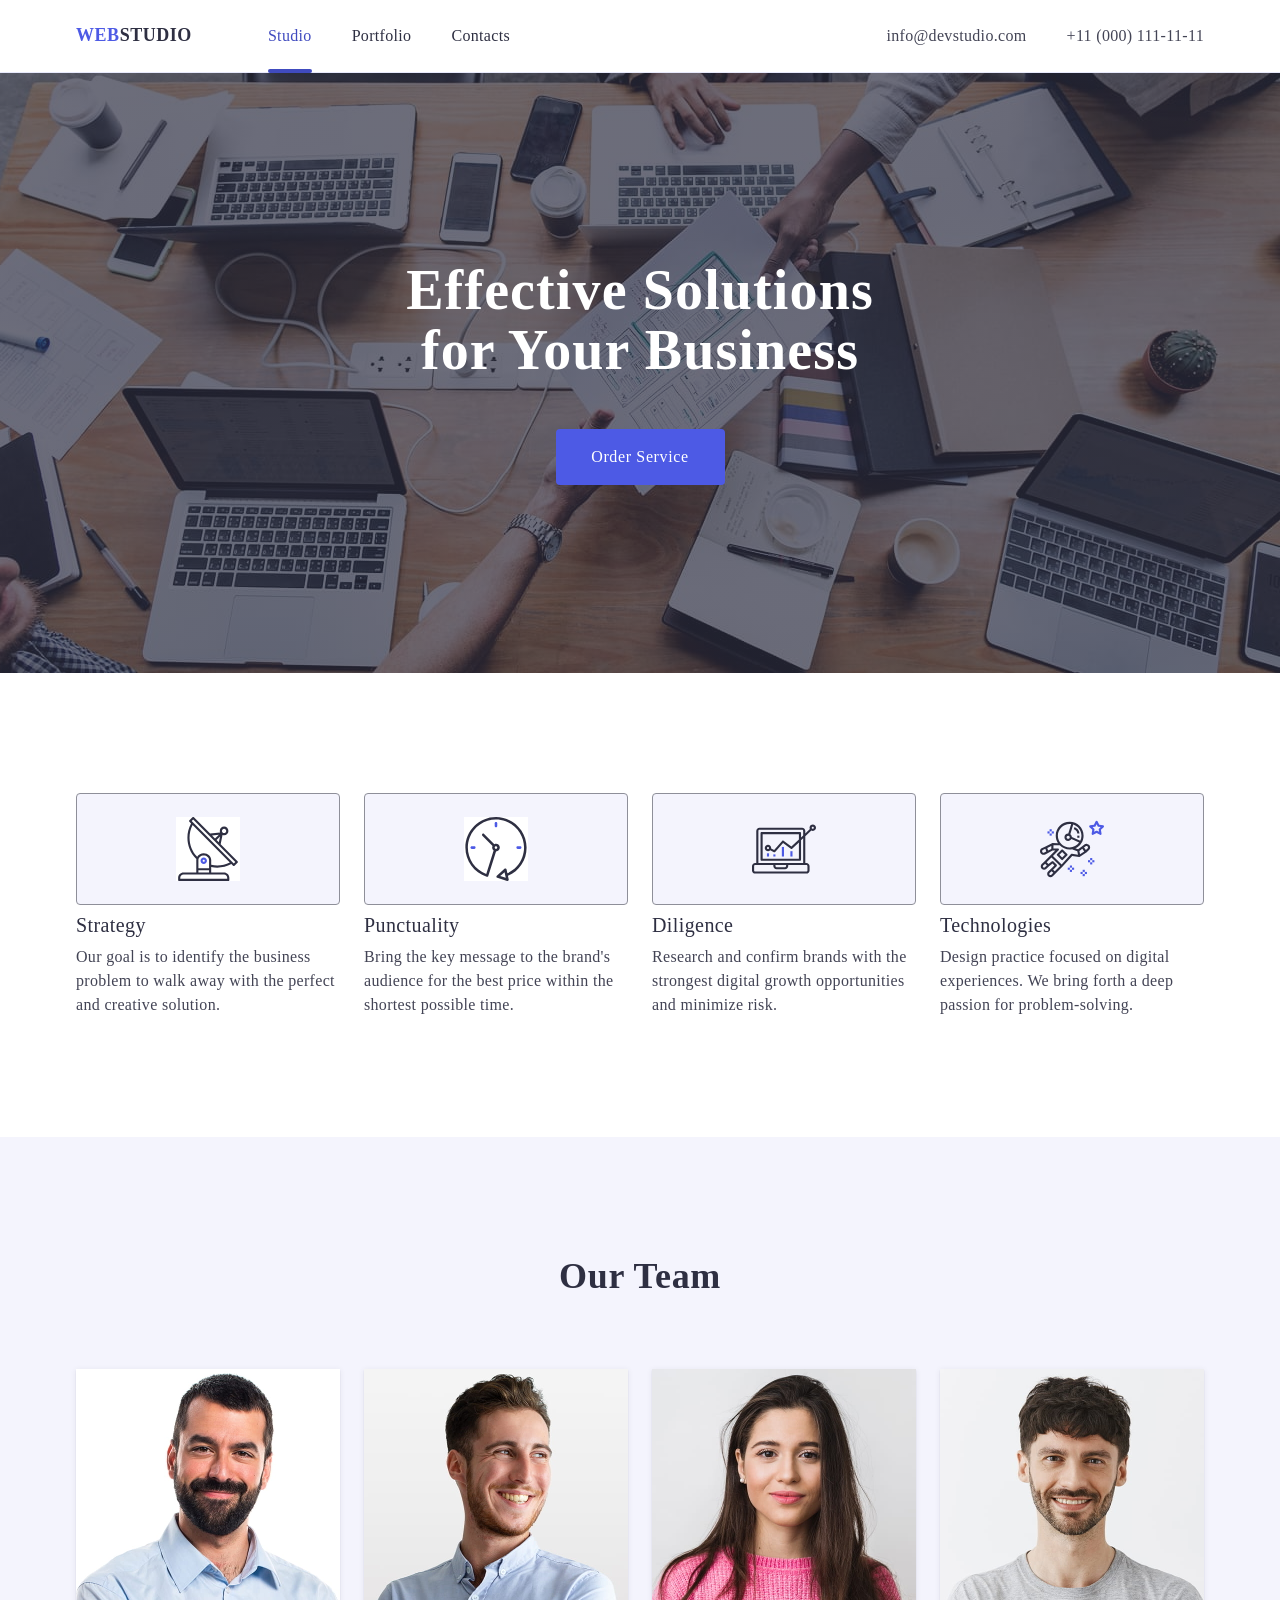
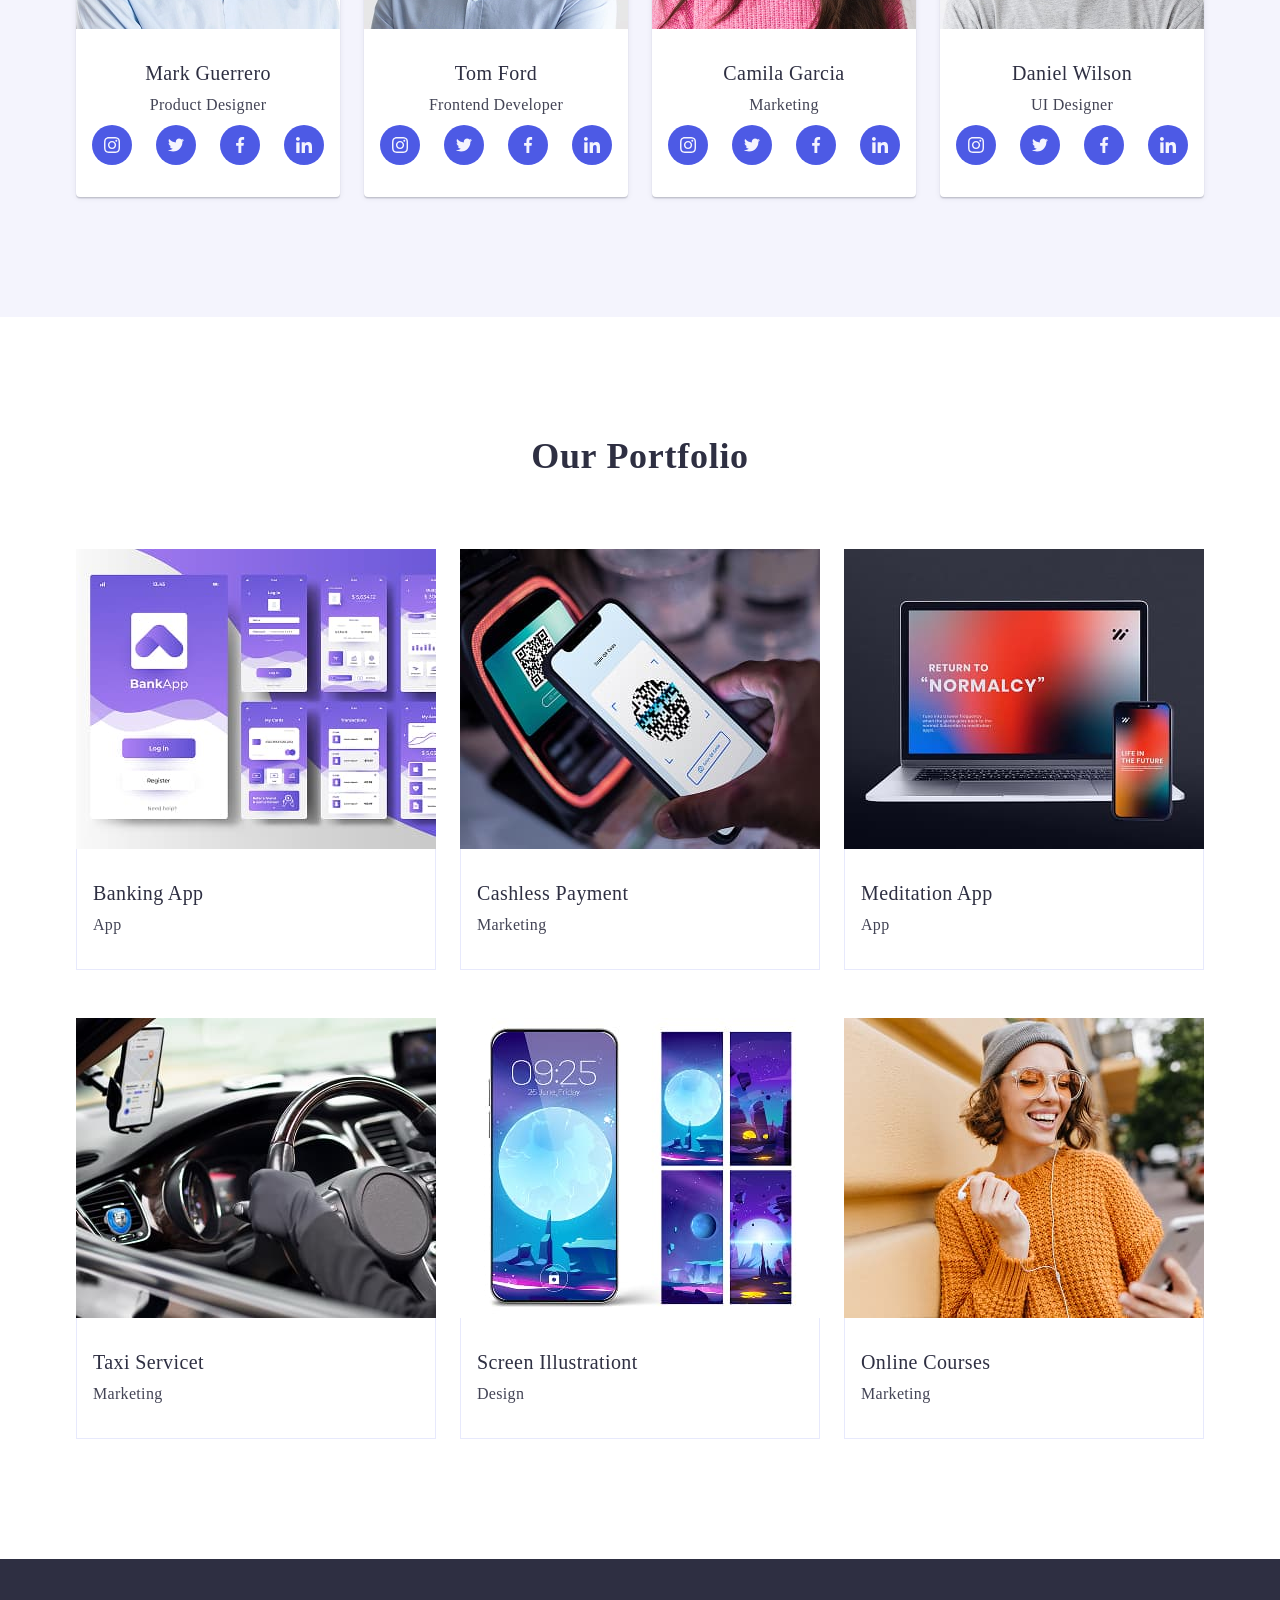
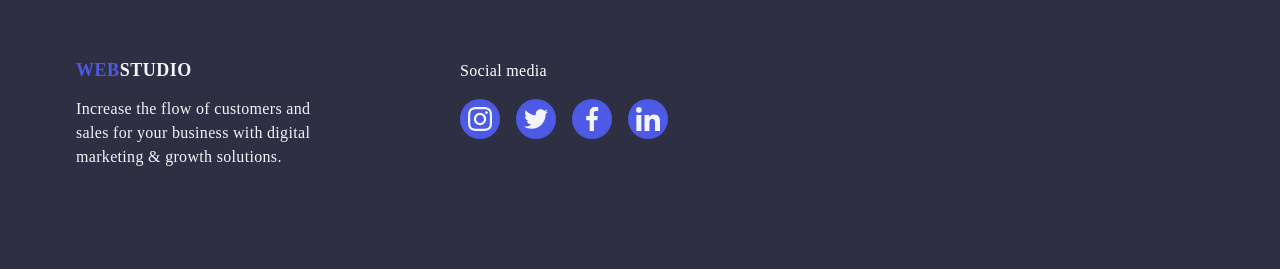
<file: index.html>
<!doctype html>
<html lang="en">
  <head>
    <meta charset="UTF-8" />
    <meta name="viewport" content="width=device-width, initial-scale=1.0" />
    <title>WebStudio</title>
    <!-- modern-normalize -->
    <link
      rel="stylesheet"
      href="https://cdnjs.cloudflare.com/ajax/libs/modern-normalize/3.0.1/modern-normalize.min.css"
      integrity="sha512-q6WgHqiHlKyOqslT/lgBgodhd03Wp4BEqKeW6nNtlOY4quzyG3VoQKFrieaCeSnuVseNKRGpGeDU3qPmabCANg=="
      crossorigin="anonymous"
      referrerpolicy="no-referrer"
    />
    <!-- Fonts -->
    <link rel="preconnect" href="https://fonts.googleapis.com" />
    <link rel="preconnect" href="https://fonts.gstatic.com" crossorigin />
    <link
      href="https://fonts.googleapis.com/css2?family=Raleway:wght@700&family=Roboto:wght@400;500;700&display=swap"
      rel="stylesheet"
    />
    <!-- Our styles -->
    <link rel="stylesheet" href="./css/styles.css" />
  </head>
  <body>
    <!-- PAGE HEADER -->
    <header class="page-header">
      <div class="container header-container">
        <nav class="header-nav">
          <a class="logo header-logo" href="./index.html"
            >Web<span class="logo-part">Studio</span></a
          >
          <ul class="nav-list">
            <li class="nav-item">
              <a class="nav-link current" href="./index.html">Studio</a>
            </li>
            <li class="nav-item">
              <a class="nav-link" href="">Portfolio</a>
            </li>
            <li class="nav-item"><a class="nav-link" href="">Contacts</a></li>
          </ul>
        </nav>

        <address class="contacts">
          <ul class="contacts-list">
            <li class="contacts-item">
              <a class="contacts-link" href="mailto:info@devstudio.com"
                >info@devstudio.com</a
              >
            </li>
            <li class="contacts-item">
              <a class="contacts-link" href="tel:+110001111111"
                >+11 (000) 111-11-11</a
              >
            </li>
          </ul>
        </address>
      </div>
    </header>
    <!-- MAIN SECTION -->
    <main>
      <!-- HERO SECTION -->
      <section class="hero">
        <div class="container">
          <h1 class="main-title">Effective Solutions for Your Business</h1>
          <button class="hero-btn" type="button">Order Service</button>
        </div>
      </section>
      <!-- BENEFITS SECTION -->
      <section class="section benefits">
        <div class="container">
          <h2 class="visually-hidden">Our benefits</h2>
          <ul class="benefits-list">
            <li class="benefits-item">
              <div class="bnf-box">
                <svg class="bnf-icon" width="64" height="64">
                  <use href="./images/icons.svg#icon-antenna"></use>
                </svg>
              </div>
              <h3 class="section-subtitle">Strategy</h3>
              <p class="benefits-desc">
                Our goal is to identify the business problem to walk away with
                the perfect and creative solution.
              </p>
            </li>
            <li class="benefits-item">
              <div class="bnf-box">
                <svg class="bnf-icon" width="64" height="64">
                  <use href="./images/icons.svg#icon-clock"></use>
                </svg>
              </div>
              <h3 class="section-subtitle">Punctuality</h3>
              <p class="benefits-desc">
                Bring the key message to the brand's audience for the best price
                within the shortest possible time.
              </p>
            </li>
            <li class="benefits-item">
              <div class="bnf-box">
                <svg class="bnf-icon" width="64" height="64">
                  <use href="./images/icons.svg#icon-diagram"></use>
                </svg>
              </div>
              <h3 class="section-subtitle">Diligence</h3>
              <p class="benefits-desc">
                Research and confirm brands with the strongest digital growth
                opportunities and minimize risk.
              </p>
            </li>
            <li class="benefits-item">
              <div class="bnf-box">
                <svg class="bnf-icon" width="64" height="64">
                  <use href="./images/icons.svg#icon-astronaut"></use>
                </svg>
              </div>
              <h3 class="section-subtitle">Technologies</h3>
              <p class="benefits-desc">
                Design practice focused on digital experiences. We bring forth a
                deep passion for problem-solving.
              </p>
            </li>
          </ul>
        </div>
      </section>
      <!-- TEAM SECTION -->
      <section class="section team">
        <div class="container">
          <h2 class="section-title">Our Team</h2>
          <ul class="team-list">
            <li class="team-item">
              <img
                src="./images/team/mark-guerrero.jpg"
                alt="Mark Guerrero avatar"
                width="264"
                height="260"
              />
              <div class="team-content">
                <h3 class="section-subtitle">Mark Guerrero</h3>
                <p class="team-desc">Product Designer</p>
                <!-- social list -->
                <ul class="tm-list">
                  <!-- social-item -->
                  <li class="tm-item">
                    <a class="tm-item-link" href=""
                      ><svg class="tm-icon" width="16" height="16">
                        <use
                          href="./images/icons/icons.svg#icon-instagram"
                        ></use>
                      </svg>
                    </a>
                  </li>
                  <li class="tm-item">
                    <a class="tm-item-link" href=""
                      ><svg class="tm-icon" width="16" height="16">
                        <use href="./images/icons/icons.svg#icon-twitter"></use>
                      </svg>
                    </a>
                  </li>
                  <li class="tm-item">
                    <a class="tm-item-link" href=""
                      ><svg class="tm-icon" width="16" height="16">
                        <use
                          href="./images/icons/icons.svg#icon-facebook"
                        ></use>
                      </svg>
                    </a>
                  </li>
                  <li class="tm-item">
                    <a class="tm-item-link" href=""
                      ><svg class="tm-icon" width="16" height="16">
                        <use
                          href="./images/icons/icons.svg#icon-linkedin"
                        ></use>
                      </svg>
                    </a>
                  </li>
                </ul>
              </div>
            </li>
            <li class="team-item">
              <img
                src="./images/team/tom-ford.jpg"
                alt="Tom Ford avatar"
                width="264"
                height="260"
              />
              <div class="team-content">
                <h3 class="section-subtitle">Tom Ford</h3>
                <p class="team-desc">Frontend Developer</p>
                <!-- social list -->
                <ul class="tm-list">
                  <!-- social-item -->
                  <li class="tm-item">
                    <a class="tm-item-link" href=""
                      ><svg class="tm-icon" width="16" height="16">
                        <use href="./images/icons.svg#icon-instagram"></use>
                      </svg>
                    </a>
                  </li>
                  <li class="tm-item">
                    <a class="tm-item-link" href=""
                      ><svg class="tm-icon" width="16" height="16">
                        <use href="./images/icons.svg#icon-twitter"></use>
                      </svg>
                    </a>
                  </li>
                  <li class="tm-item">
                    <a class="tm-item-link" href=""
                      ><svg class="tm-icon" width="16" height="16">
                        <use href="./images/icons.svg#icon-facebook"></use>
                      </svg>
                    </a>
                  </li>
                  <li class="tm-item">
                    <a class="tm-item-link" href=""
                      ><svg class="tm-icon" width="16" height="16">
                        <use href="./images/icons.svg#icon-linkedin"></use>
                      </svg>
                    </a>
                  </li>
                </ul>
              </div>
            </li>
            <li class="team-item">
              <img
                src="./images/team/camila-garcia.jpg"
                alt="Camila Garcia avatar"
                width="264"
                height="260"
              />
              <div class="team-content">
                <h3 class="section-subtitle">Camila Garcia</h3>
                <p class="team-desc">Marketing</p>
                <!-- social list -->
                <ul class="tm-list">
                  <!-- social-item -->
                  <li class="tm-item">
                    <a class="tm-item-link" href=""
                      ><svg class="tm-icon" width="16" height="16">
                        <use href="./images/icons.svg#icon-instagram"></use>
                      </svg>
                    </a>
                  </li>
                  <li class="tm-item">
                    <a class="tm-item-link" href=""
                      ><svg class="tm-icon" width="16" height="16">
                        <use href="./images/icons.svg#icon-twitter"></use>
                      </svg>
                    </a>
                  </li>
                  <li class="tm-item">
                    <a class="tm-item-link" href=""
                      ><svg class="tm-icon" width="16" height="16">
                        <use href="./images/icons.svg#icon-facebook"></use>
                      </svg>
                    </a>
                  </li>
                  <li class="tm-item">
                    <a class="tm-item-link" href=""
                      ><svg class="tm-icon" width="16" height="16">
                        <use href="./images/icons.svg#icon-linkedin"></use>
                      </svg>
                    </a>
                  </li>
                </ul>
              </div>
            </li>
            <li class="team-item">
              <img
                src="./images/team/daniel-wilson.jpg"
                alt="Daniel Wilson avatar"
                width="264"
                height="260"
              />
              <div class="team-content">
                <h3 class="section-subtitle">Daniel Wilson</h3>
                <p class="team-desc">UI Designer</p>
                <!-- social list -->
                <ul class="tm-list">
                  <!-- social-item -->
                  <li class="tm-item">
                    <a class="tm-item-link" href=""
                      ><svg class="tm-icon" width="16" height="16">
                        <use href="./images/icons.svg#icon-instagram"></use>
                      </svg>
                    </a>
                  </li>
                  <li class="tm-item">
                    <a class="tm-item-link" href=""
                      ><svg class="tm-icon" width="16" height="16">
                        <use href="./images/icons.svg#icon-twitter"></use>
                      </svg>
                    </a>
                  </li>
                  <li class="tm-item">
                    <a class="tm-item-link" href=""
                      ><svg class="tm-icon" width="16" height="16">
                        <use href="./images/icons.svg#icon-facebook"></use>
                      </svg>
                    </a>
                  </li>
                  <li class="tm-item">
                    <a class="tm-item-link" href=""
                      ><svg class="tm-icon" width="16" height="16">
                        <use href="./images/icons.svg#icon-linkedin"></use>
                      </svg>
                    </a>
                  </li>
                </ul>
              </div>
            </li>
          </ul>
        </div>
      </section>
      <!-- PORTFOLIO SECTION -->
      <section class="section portfolio" id="portfolio">
        <div class="container">
          <h2 class="section-title">Our Portfolio</h2>
          <ul class="portfolio-list">
            <li class="portfolio-item">
              <div class="pf-thumb">
                <img
                  src="./images/portfolio/banking.jpg"
                  alt="Banking App"
                  width="360"
                  height="300"
                />
                <p class="overlay-text">
                  14 Stylish and User-Friendly App Design Concepts · Task
                  Manager App · Calorie Tracker App · Exotic Fruit Ecommerce App
                  · Cloud Storage App
                </p>
              </div>
              <div class="portfolio-content">
                <h3 class="section-subtitle">Banking App</h3>
                <p class="portfolio-desc">App</p>
              </div>
            </li>
            <li class="portfolio-item">
              <div class="pf-thumb">
                <img
                  src="./images/portfolio/cashless.jpg"
                  alt="Cashless Payment"
                  width="360"
                  height="300"
                />
                <p class="overlay-text">
                  14 Stylish and User-Friendly App Design Concepts · Task
                  Manager App · Calorie Tracker App · Exotic Fruit Ecommerce App
                  · Cloud Storage App
                </p>
              </div>
              <div class="portfolio-content">
                <h3 class="section-subtitle">Cashless Payment</h3>
                <p class="portfolio-desc">Marketing</p>
              </div>
            </li>
            <li class="portfolio-item">
              <div class="pf-thumb">
                <img
                  src="./images/portfolio/meditation.jpg"
                  alt="Meditation App"
                  width="360"
                  height="300"
                />
                <p class="overlay-text">
                  14 Stylish and User-Friendly App Design Concepts · Task
                  Manager App · Calorie Tracker App · Exotic Fruit Ecommerce App
                  · Cloud Storage App
                </p>
              </div>
              <div class="portfolio-content">
                <h3 class="section-subtitle">Meditation App</h3>
                <p class="portfolio-desc">App</p>
              </div>
            </li>
            <li class="portfolio-item">
              <div class="pf-thumb">
                <img
                  src="./images/portfolio/taxi.jpg"
                  alt="Taxi Service"
                  width="360"
                  height="300"
                />
                <p class="overlay-text">
                  14 Stylish and User-Friendly App Design Concepts · Task
                  Manager App · Calorie Tracker App · Exotic Fruit Ecommerce App
                  · Cloud Storage App
                </p>
              </div>
              <div class="portfolio-content">
                <h3 class="section-subtitle">Taxi Servicet</h3>
                <p class="portfolio-desc">Marketing</p>
              </div>
            </li>
            <li class="portfolio-item">
              <div class="pf-thumb">
                <img
                  src="./images/portfolio/screen.jpg"
                  alt="Screen Illustrations"
                  width="360"
                  height="300"
                />
                <p class="overlay-text">
                  14 Stylish and User-Friendly App Design Concepts · Task
                  Manager App · Calorie Tracker App · Exotic Fruit Ecommerce App
                  · Cloud Storage App
                </p>
              </div>
              <div class="portfolio-content">
                <h3 class="section-subtitle">Screen Illustrationt</h3>
                <p class="portfolio-desc">Design</p>
              </div>
            </li>
            <li class="portfolio-item">
              <div class="pf-thumb">
                <img
                  src="./images/portfolio/online.jpg"
                  alt="Online Courses"
                  width="360"
                  height="300"
                />
                <p class="overlay-text">
                  14 Stylish and User-Friendly App Design Concepts · Task
                  Manager App · Calorie Tracker App · Exotic Fruit Ecommerce App
                  · Cloud Storage App
                </p>
              </div>
              <div class="portfolio-content">
                <h3 class="section-subtitle">Online Courses</h3>
                <p class="portfolio-desc">Marketing</p>
              </div>
            </li>
          </ul>
        </div>
      </section>
    </main>
    <footer class="page-footer">
      <div class="container footer-container">
        <div class="footer-info">
          <a class="logo footer-logo" href="./index.html"
            >Web<span class="logo-part">Studio</span></a
          >
          <p class="footer-desc">
            Increase the flow of customers and sales for your business with
            digital marketing & growth solutions.
          </p>
        </div>
        <div class="ft-social-media">
          <p class="ft-social-title">Social media</p>
          <ul class="ft-list">
            <li class="ft-item">
              <a class="ft-item-link" href="">
                <svg class="ft-icon" width="24" height="24">
                  <use href="./images/icons.svg#icon-instagram"></use>
                </svg>
              </a>
            </li>
            <li class="ft-item">
              <a class="ft-item-link" href="">
                <svg class="ft-icon" width="24" height="24">
                  <use href="./images/icons.svg#icon-twitter"></use>
                </svg>
              </a>
            </li>
            <li class="ft-item">
              <a class="ft-item-link" href="">
                <svg class="ft-icon" width="24" height="24">
                  <use href="./images/icons.svg#icon-facebook"></use>
                </svg>
              </a>
            </li>
            <li class="ft-item">
              <a class="ft-item-link" href="">
                <svg class="ft-icon" width="24" height="24">
                  <use href="./images/icons.svg#icon-linkedin"></use>
                </svg>
              </a>
            </li>
          </ul>
        </div>
      </div>
    </footer>
  </body>
</html>
</file>
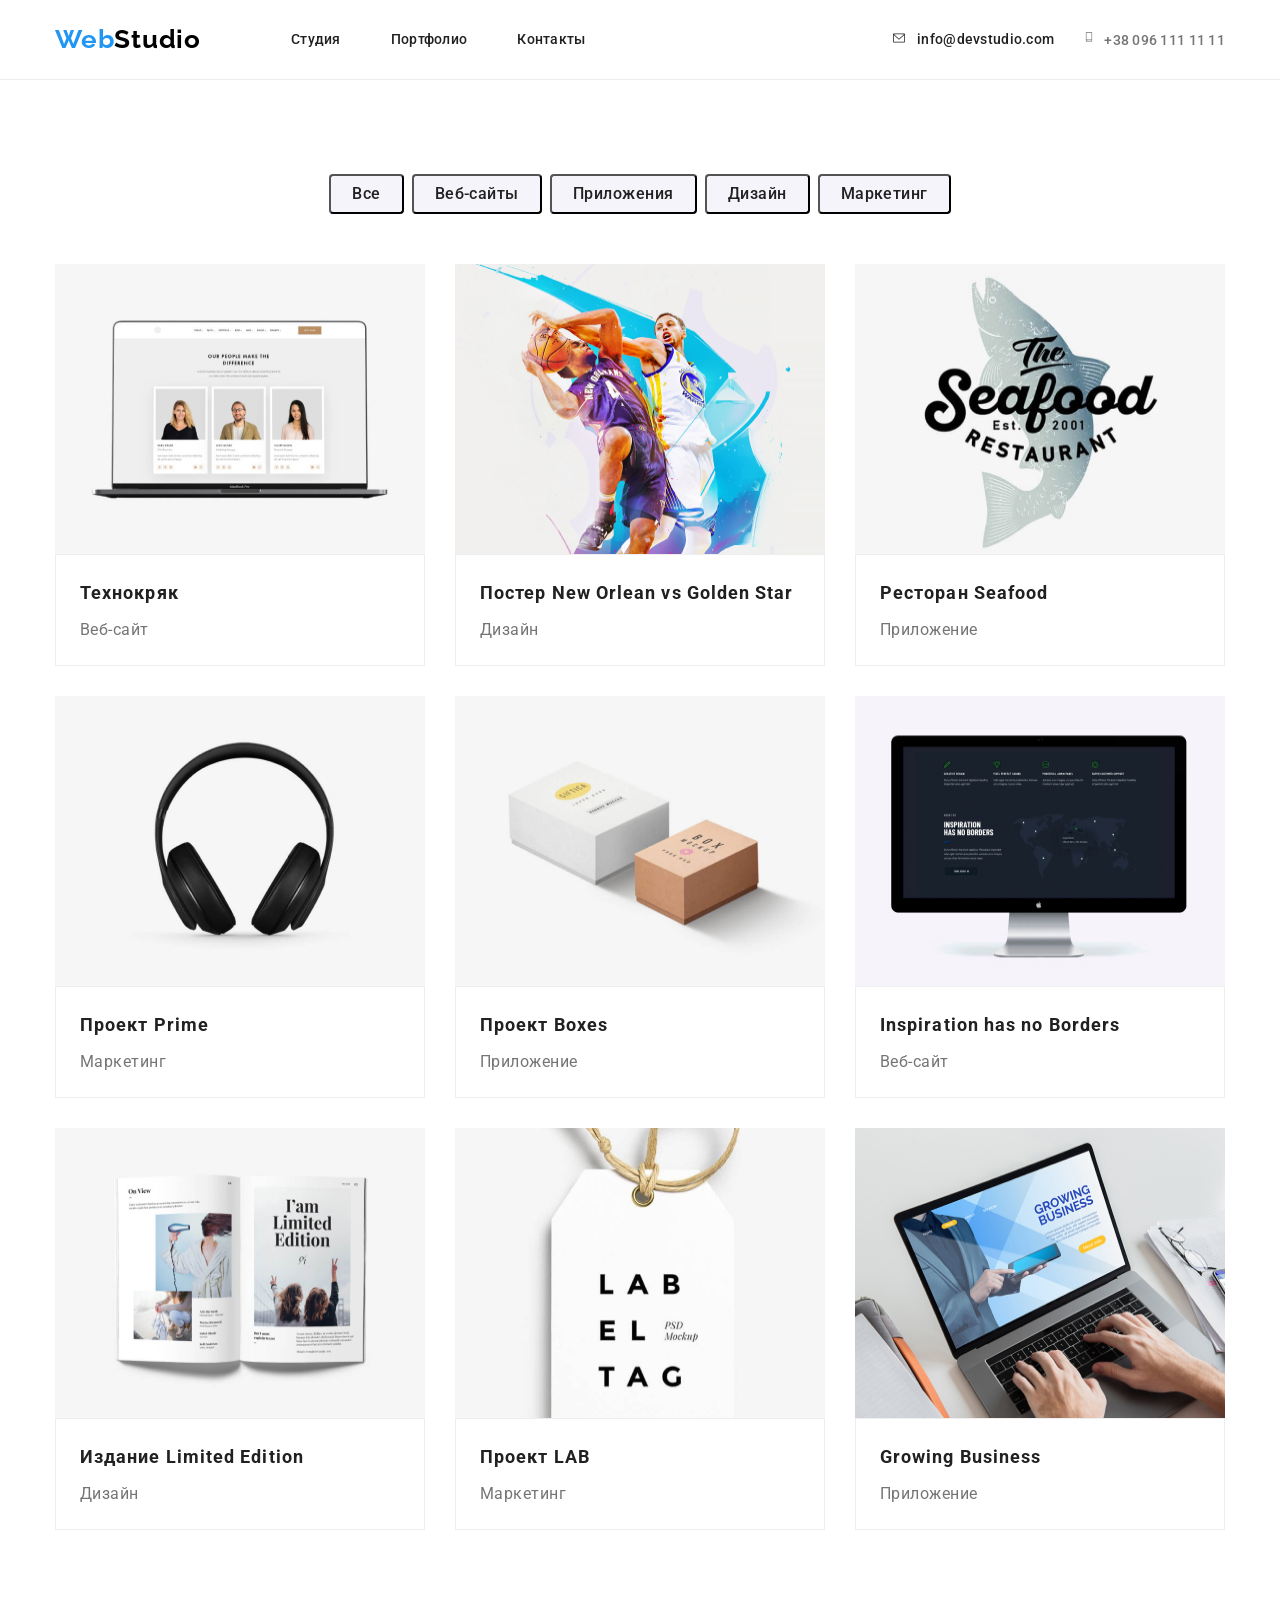
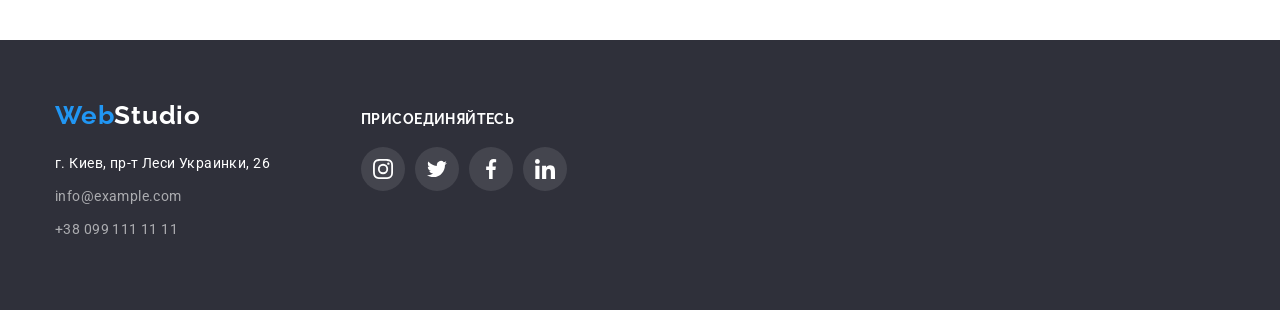
<file: portfolio.html>
<!DOCTYPE html>
<html lang="ru">
  <head>
    <meta charset="UTF-8" />
    <meta http-equiv="X-UA-Compatible" content="IE=edge" />
    <meta name="viewport" content="width=device-width, initial-scale=1.0" />
    <title>Portfolio</title>
    <!-- Fonts start -->
    <link rel="preconnect" href="https://fonts.googleapis.com" />
    <link rel="preconnect" href="https://fonts.gstatic.com" crossorigin />
    <link
      href="https://fonts.googleapis.com/css2?family=Raleway:wght@700&family=Roboto:wght@400;500;700;900&display=swap"
      rel="stylesheet"
    />
    <!-- Fonts end -->
    <!-- Normalize start -->
    <link
      rel="stylesheet"
      href="https://cdnjs.cloudflare.com/ajax/libs/modern-normalize/1.1.0/modern-normalize.min.css"
      integrity="sha512-wpPYUAdjBVSE4KJnH1VR1HeZfpl1ub8YT/NKx4PuQ5NmX2tKuGu6U/JRp5y+Y8XG2tV+wKQpNHVUX03MfMFn9Q=="
      crossorigin="anonymous"
      referrerpolicy="no-referrer"
    />
    <!-- Normalize end -->
    <link rel="stylesheet" href="./scc/styles.css" />
  </head>
  <body>
    <!-- Header section -->
    <header class="header">
      <div class="container header-container">
        <a class="logo link" href="/" lang="en">Web<span class="lg">Studio</span></a>
        <nav class="header-nav">
          <ul class="header-list list">
            <li class="header-item">
              <a class="header-link header-link-current link" href="">Студия</a>
            </li>
            <li class="header-item">
              <a class="header-link link" href="./portfolio.html">Портфолио</a>
            </li>
            <li class="header-item">
              <a class="header-link link" href="">Контакты</a>
            </li>
          </ul>
        </nav>
        <ul class="header-cnt list">
          <li class="header-cnt-item">
            <a class="header-mail link" href="mailto:info@devstudio.com"
              ><svg class="hd-icon-ml" width="16" height="12">
                <use href="./images/icons/symbol-defs.svg#hd-envelope"></use></svg
              >info@devstudio.com</a
            >
          </li>
          <li class="header-cnt-item">
            <a class="header-phone link" href="tel:+380961111111"
              ><svg class="hd-icon-smph" width="10" height="16">
                <use href="./images/icons/symbol-defs.svg#hd-smartphone"></use></svg
              >+38 096 111 11 11</a
            >
          </li>
        </ul>
      </div>
    </header>
    <!-- Main section-->
    <main>
      <!-- portfolio section-->
      <section class="portfolio section">
        <!-- Логический подзаголовок СКРЫТ-->
        <h1 class="visually-hidden">Портфолио</h1>
        <!-- fiters part-->
        <ul class="container filters-list">
          <li class="fl-list-item list">
            <button class="fl-btn" type="button">Все</button>
          </li>
          <li class="fl-list-item list">
            <button class="fl-btn" type="button">Веб-сайты</button>
          </li>
          <li class="fl-list-item list">
            <button class="fl-btn" type="button">Приложения</button>
          </li>
          <li class="fl-list-item list">
            <button class="fl-btn" type="button">Дизайн</button>
          </li>
          <li class="fl-list-item list">
            <button class="fl-btn" type="button">Маркетинг</button>
          </li>
        </ul>
        <!-- projects part-->
        <div class="container">
          <ul class="pf-lists">
            <li class="pf-list-item list">
              <img
                class="pf-img"
                src="./images/portfolio/pf-box-1.jpg"
                alt=""
                width="370"
                height="290"
              />
              <div class="wrapper">
                <h2 class="pf-list-subtitle">Технокряк</h2>
                <p class="pf-descript">Веб-сайт</p>
              </div>
            </li>
            <li class="pf-list-item list">
              <img
                class="pf-img"
                src="./images/portfolio/pf-box-2.jpg"
                alt=""
                width="370"
                height="290"
              />
              <div class="wrapper">
                <h2 class="pf-list-subtitle">Постер New Orlean vs Golden Star</h2>
                <p class="pf-descript">Дизайн</p>
              </div>
            </li>
            <li class="pf-list-item list">
              <img
                class="pf-img"
                src="./images/portfolio/pf-box-3.jpg"
                alt=""
                width="370"
                height="290"
              />
              <div class="wrapper">
                <h2 class="pf-list-subtitle">Ресторан Seafood</h2>
                <p class="pf-descript">Приложение</p>
              </div>
            </li>
            <li class="pf-list-item list">
              <img
                class="pf-img"
                src="./images/portfolio/pf-box-4.jpg"
                alt=""
                width="370"
                height="290"
              />
              <div class="wrapper">
                <h2 class="pf-list-subtitle">Проект Prime</h2>
                <p class="pf-descript">Маркетинг</p>
              </div>
            </li>
            <li class="pf-list-item list">
              <img
                class="pf-img"
                src="./images/portfolio/pf-box-5.jpg"
                alt=""
                width="370"
                height="290"
              />
              <div class="wrapper">
                <h2 class="pf-list-subtitle">Проект Boxes</h2>
                <p class="pf-descript">Приложение</p>
              </div>
            </li>
            <li class="pf-list-item list">
              <img
                class="pf-img"
                src="./images/portfolio/pf-box-6.jpg"
                alt=""
                width="370"
                height="290"
              />
              <div class="wrapper">
                <h2 class="pf-list-subtitle" lang="en">Inspiration has no Borders</h2>
                <p class="pf-descript">Веб-сайт</p>
              </div>
            </li>
            <li class="pf-list-item list">
              <img
                class="pf-img"
                src="./images/portfolio/pf-box-7.jpg"
                alt=""
                width="370"
                height="290"
              />
              <div class="wrapper">
                <h2 class="pf-list-subtitle">Издание Limited Edition</h2>
                <p class="pf-descript">Дизайн</p>
              </div>
            </li>
            <li class="pf-list-item list">
              <img
                class="pf-img"
                src="./images/portfolio/pf-box-8.jpg"
                alt=""
                width="370"
                height="290"
              />
              <div class="wrapper">
                <h2 class="pf-list-subtitle">Проект LAB</h2>
                <p class="pf-descript">Маркетинг</p>
              </div>
            </li>
            <li class="pf-list-item list">
              <img
                class="pf-img"
                src="./images/portfolio/pf-box-9.jpg"
                alt=""
                width="370"
                height="290"
              />
              <div class="wrapper">
                <h2 class="pf-list-subtitle" lang="en">Growing Business</h2>
                <p class="pf-descript">Приложение</p>
              </div>
            </li>
          </ul>
        </div>
      </section>
    </main>
    <!-- Footer section -->
    <footer class="footer">
      <div class="container ft-container">
        <div class="lg-address">
          <a class="logo link ftr" href="/" lang="en">Web<span class="f-lg">Studio</span></a>
          <address class="address">
            <ul class="address-list list">
              <li class="address-item">
                <a href="" class="address-add ft-lk-current link"
                  >г. Киев, пр-т Леси Украинки, 26</a
                >
              </li>
              <li class="address-item">
                <a class="address-mail ft-lk-current link" href="mailto:info@example.com"
                  >info@example.com</a
                >
              </li>
              <li class="address-item">
                <a class="address-phone ft-lk-current link" href="tel:+380991111111"
                  >+38 099 111 11 11</a
                >
              </li>
            </ul>
          </address>
        </div>
        <div class="ft-social">
          <h4 class="ft-subtitle">присоединяйтесь</h4>
          <ul class="social list">
            <!-- social-item -->
            <li class="fs-item">
              <a
                class="fs-link link"
                href=""
                target="_blank"
                rel="noopener no-referrer"
                aria-label="instagram"
                ><svg class="ft-icon" width="20" height="20">
                  <use href="./images/icons/symbol-defs.svg#ftr-instagram"></use></svg
              ></a>
            </li>
            <li class="fs-item">
              <a
                class="fs-link link"
                href=""
                target="_blank"
                rel="noopener no-referrer"
                aria-label="twitter"
                ><svg class="ft-icon" width="20" height="20">
                  <use href="./images/icons/symbol-defs.svg#ftr-twitter"></use></svg
              ></a>
            </li>
            <li class="fs-item">
              <a
                class="fs-link link"
                href=""
                target="_blank"
                rel="noopener no-referrer"
                aria-label="facebook"
                ><svg class="ft-icon" width="20" height="20">
                  <use href="./images/icons/symbol-defs.svg#ftr-facebook"></use></svg
              ></a>
            </li>
            <li class="fs-item">
              <a
                class="fs-link link"
                href=""
                target="_blank"
                rel="noopener no-referrer"
                aria-label="linkedin"
                ><svg class="ft-icon" width="20" height="20">
                  <use href="./images/icons/symbol-defs.svg#ftr-linkedin"></use></svg
              ></a>
            </li>
          </ul>
        </div>
      </div>
    </footer>
  </body>
</html>
</file>
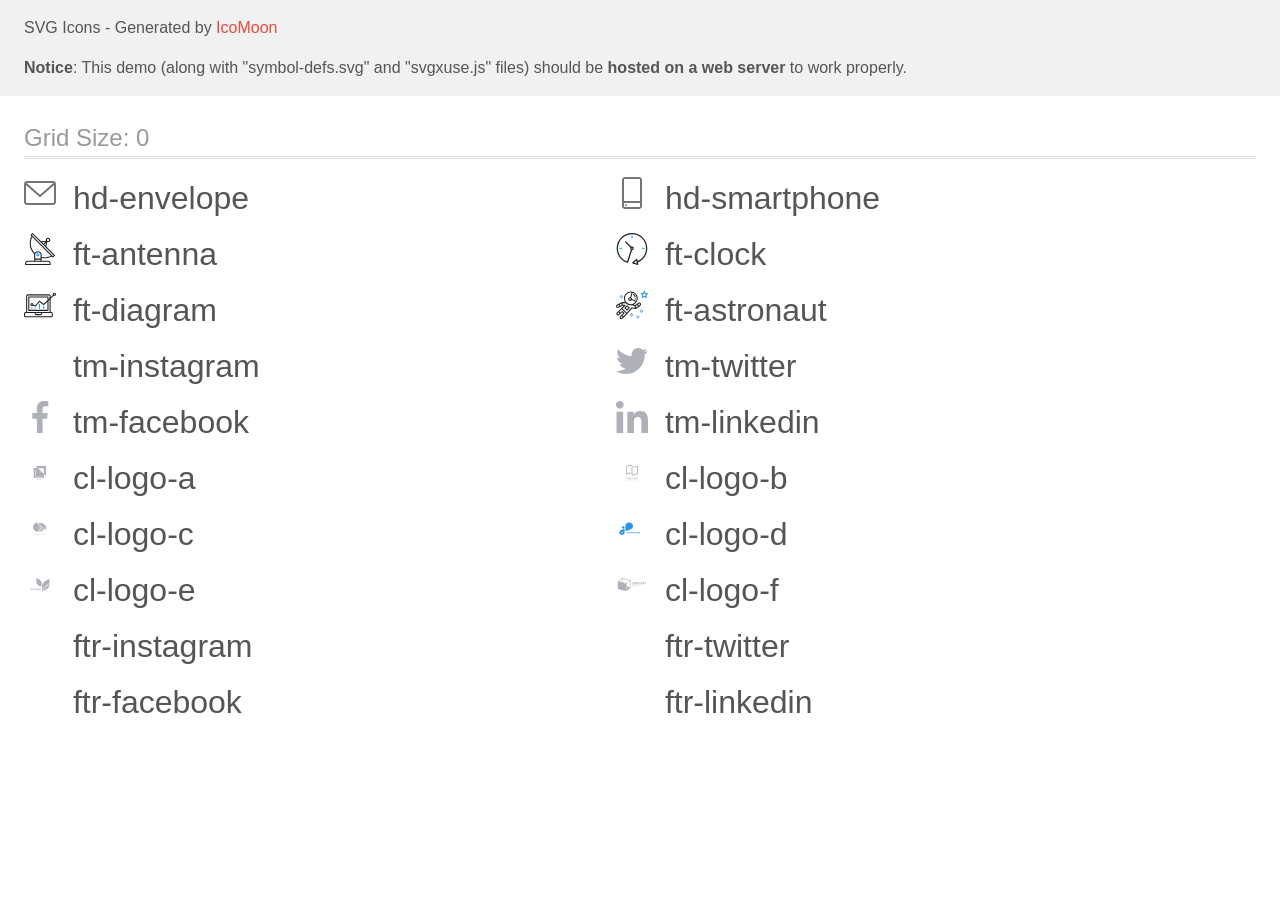
<file: images/icons/icomoon/demo-external-svg.html>
<!doctype html>
<html>
<head>
    <title>IcoMoon - SVG Icons</title>
    <meta charset="utf-8">
    <meta name="viewport" content="width=device-width, initial-scale=1">
    <link rel="stylesheet" href="demo-files/demo.css">
    <link rel="stylesheet" href="style.css">
</head>
<body>
<header class="bgc1 clearfix">
<div class="mhl">
    <p>SVG Icons - Generated by <a href="https://icomoon.io/app">IcoMoon</a></p><p><strong>Notice</strong>: This demo (along with "symbol-defs.svg" and "svgxuse.js" files) should be <b>hosted on a web server</b> to work properly.</p>
</div>
</header>
    <div class="clearfix mhl ptl">
        <h1 class="mvm mtn fgc1">Grid Size: 0</h1>
        <div class="glyph fs1">
            <div class="clearfix pbs">
                <svg class="icon hd-envelope"><use xlink:href="symbol-defs.svg#hd-envelope"></use></svg><span class="name"> hd-envelope</span>
            </div>
        </div>
        <div class="glyph fs1">
            <div class="clearfix pbs">
                <svg class="icon hd-smartphone"><use xlink:href="symbol-defs.svg#hd-smartphone"></use></svg><span class="name"> hd-smartphone</span>
            </div>
        </div>
        <div class="glyph fs1">
            <div class="clearfix pbs">
                <svg class="icon ft-antenna"><use xlink:href="symbol-defs.svg#ft-antenna"></use></svg><span class="name"> ft-antenna</span>
            </div>
        </div>
        <div class="glyph fs1">
            <div class="clearfix pbs">
                <svg class="icon ft-clock"><use xlink:href="symbol-defs.svg#ft-clock"></use></svg><span class="name"> ft-clock</span>
            </div>
        </div>
        <div class="glyph fs1">
            <div class="clearfix pbs">
                <svg class="icon ft-diagram"><use xlink:href="symbol-defs.svg#ft-diagram"></use></svg><span class="name"> ft-diagram</span>
            </div>
        </div>
        <div class="glyph fs1">
            <div class="clearfix pbs">
                <svg class="icon ft-astronaut"><use xlink:href="symbol-defs.svg#ft-astronaut"></use></svg><span class="name"> ft-astronaut</span>
            </div>
        </div>
        <div class="glyph fs1">
            <div class="clearfix pbs">
                <svg class="icon tm-instagram"><use xlink:href="symbol-defs.svg#tm-instagram"></use></svg><span class="name"> tm-instagram</span>
            </div>
        </div>
        <div class="glyph fs1">
            <div class="clearfix pbs">
                <svg class="icon tm-twitter"><use xlink:href="symbol-defs.svg#tm-twitter"></use></svg><span class="name"> tm-twitter</span>
            </div>
        </div>
        <div class="glyph fs1">
            <div class="clearfix pbs">
                <svg class="icon tm-facebook"><use xlink:href="symbol-defs.svg#tm-facebook"></use></svg><span class="name"> tm-facebook</span>
            </div>
        </div>
        <div class="glyph fs1">
            <div class="clearfix pbs">
                <svg class="icon tm-linkedin"><use xlink:href="symbol-defs.svg#tm-linkedin"></use></svg><span class="name"> tm-linkedin</span>
            </div>
        </div>
        <div class="glyph fs1">
            <div class="clearfix pbs">
                <svg class="icon cl-logo-a"><use xlink:href="symbol-defs.svg#cl-logo-a"></use></svg><span class="name"> cl-logo-a</span>
            </div>
        </div>
        <div class="glyph fs1">
            <div class="clearfix pbs">
                <svg class="icon cl-logo-b"><use xlink:href="symbol-defs.svg#cl-logo-b"></use></svg><span class="name"> cl-logo-b</span>
            </div>
        </div>
        <div class="glyph fs1">
            <div class="clearfix pbs">
                <svg class="icon cl-logo-c"><use xlink:href="symbol-defs.svg#cl-logo-c"></use></svg><span class="name"> cl-logo-c</span>
            </div>
        </div>
        <div class="glyph fs1">
            <div class="clearfix pbs">
                <svg class="icon cl-logo-d"><use xlink:href="symbol-defs.svg#cl-logo-d"></use></svg><span class="name"> cl-logo-d</span>
            </div>
        </div>
        <div class="glyph fs1">
            <div class="clearfix pbs">
                <svg class="icon cl-logo-e"><use xlink:href="symbol-defs.svg#cl-logo-e"></use></svg><span class="name"> cl-logo-e</span>
            </div>
        </div>
        <div class="glyph fs1">
            <div class="clearfix pbs">
                <svg class="icon cl-logo-f"><use xlink:href="symbol-defs.svg#cl-logo-f"></use></svg><span class="name"> cl-logo-f</span>
            </div>
        </div>
        <div class="glyph fs1">
            <div class="clearfix pbs">
                <svg class="icon ftr-instagram"><use xlink:href="symbol-defs.svg#ftr-instagram"></use></svg><span class="name"> ftr-instagram</span>
            </div>
        </div>
        <div class="glyph fs1">
            <div class="clearfix pbs">
                <svg class="icon ftr-twitter"><use xlink:href="symbol-defs.svg#ftr-twitter"></use></svg><span class="name"> ftr-twitter</span>
            </div>
        </div>
        <div class="glyph fs1">
            <div class="clearfix pbs">
                <svg class="icon ftr-facebook"><use xlink:href="symbol-defs.svg#ftr-facebook"></use></svg><span class="name"> ftr-facebook</span>
            </div>
        </div>
        <div class="glyph fs1">
            <div class="clearfix pbs">
                <svg class="icon ftr-linkedin"><use xlink:href="symbol-defs.svg#ftr-linkedin"></use></svg><span class="name"> ftr-linkedin</span>
            </div>
        </div>
  </div>
<script defer src="svgxuse.js"></script>
</body>
</html>
</file>
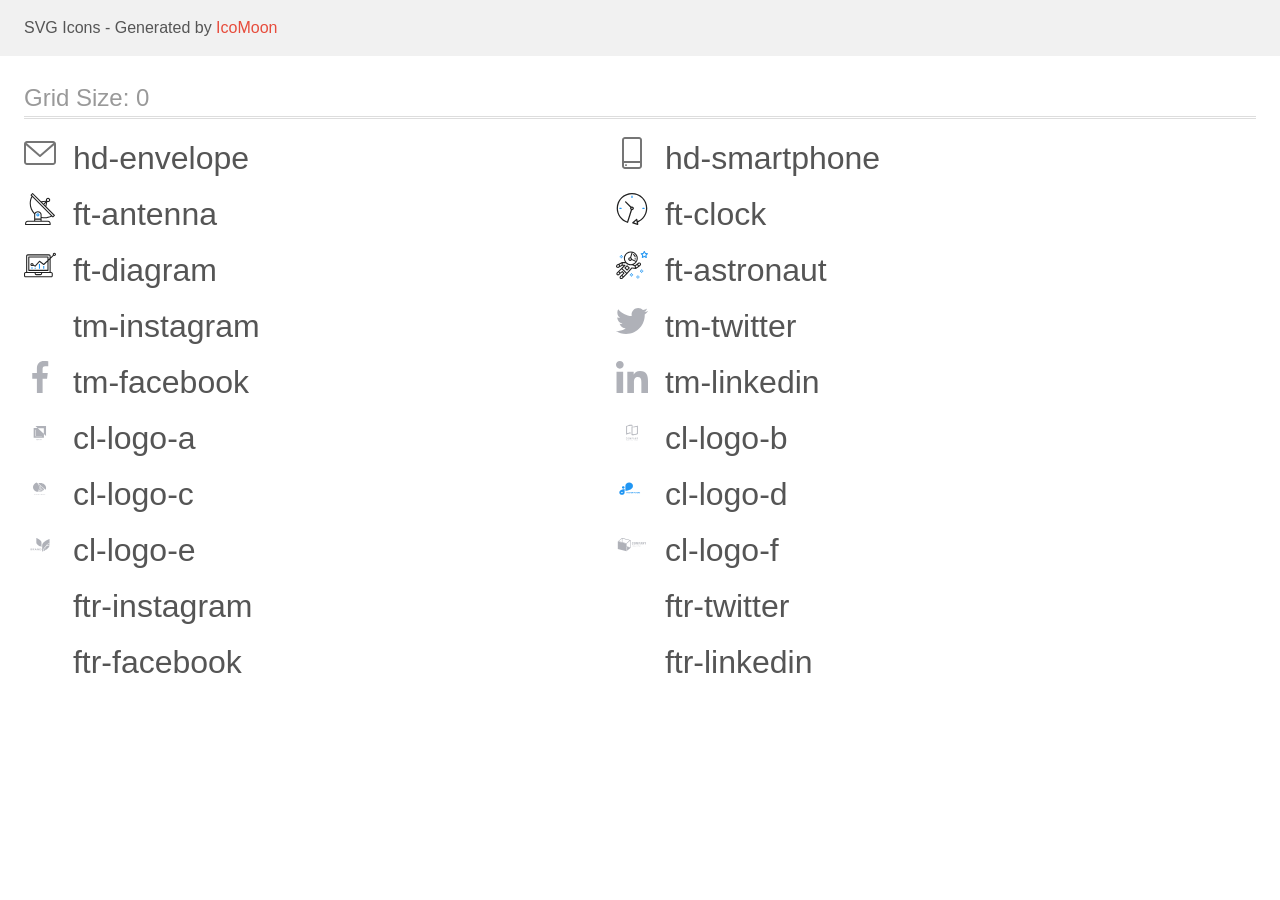
<file: images/icons/icomoon/demo.html>
<!doctype html>
<html>
<head>
    <title>IcoMoon - SVG Icons</title>
    <meta charset="utf-8">
    <meta name="viewport" content="width=device-width, initial-scale=1">
    <link rel="stylesheet" href="demo-files/demo.css">
    <link rel="stylesheet" href="style.css">
</head>
<body>
<svg aria-hidden="true" style="position: absolute; width: 0; height: 0; overflow: hidden;" version="1.1" xmlns="http://www.w3.org/2000/svg" xmlns:xlink="http://www.w3.org/1999/xlink">
<defs>
<symbol id="hd-envelope" viewBox="0 0 32 32">
<path fill="#757575" style="fill: var(--color1, #757575)" d="M29 4h-26c-1.654 0-3 1.346-3 3v18c0 1.654 1.346 3 3 3h26c1.654 0 3-1.346 3-3v-18c0-1.654-1.346-3-3-3zM29 6c0.136 0 0.266 0.028 0.384 0.078l-13.384 11.6-13.384-11.6c0.113-0.049 0.245-0.078 0.384-0.078h26zM29 26h-26c-0.552 0-1-0.448-1-1v0-16.81l13.344 11.566c0.175 0.152 0.404 0.245 0.656 0.245s0.481-0.093 0.657-0.246l-0.001 0.001 13.344-11.566v16.81c0 0.552-0.448 1-1 1v0z"></path>
</symbol>
<symbol id="hd-smartphone" viewBox="0 0 32 32">
<path fill="#757575" style="fill: var(--color1, #757575)" d="M23 0h-14c-1.654 0-3 1.346-3 3v26c0 1.654 1.346 3 3 3h14c1.654 0 3-1.346 3-3v-26c0-1.654-1.346-3-3-3zM9 2h14c0.552 0 1 0.448 1 1v0 21h-16v-21c0-0.552 0.448-1 1-1v0zM23 30h-14c-0.552 0-1-0.448-1-1v0-3h16v3c0 0.552-0.448 1-1 1v0z"></path>
<path fill="#757575" style="fill: var(--color1, #757575)" d="M10.708 27.478c0.18 0.163 0.293 0.399 0.293 0.66s-0.113 0.497-0.292 0.659l-0.001 0.001c-0.186 0.17-0.435 0.275-0.708 0.275s-0.522-0.104-0.709-0.275l0.001 0.001c-0.18-0.163-0.293-0.399-0.293-0.66s0.113-0.497 0.292-0.659l0.001-0.001c0.186-0.17 0.435-0.275 0.708-0.275s0.522 0.104 0.709 0.275l-0.001-0.001z"></path>
</symbol>
<symbol id="ft-antenna" viewBox="0 0 32 32">
<path fill="#212121" style="fill: var(--color2, #212121)" d="M30.773 22.098l-8.443-8.505 0.937-4.616c0.225 0.090 0.485 0.144 0.758 0.146h0.007c0.008 0 0.017 0 0.026 0 1.192 0 2.159-0.967 2.159-2.159s-0.967-2.159-2.159-2.159c-1.192 0-2.159 0.967-2.159 2.159 0 0.259 0.046 0.508 0.13 0.739l-0.005-0.015-4.96 0.606-8.091-8.133c-0.096-0.098-0.229-0.159-0.376-0.16h-0c-0.14 0.001-0.274 0.057-0.373 0.155l-1.512 1.504c-0.096 0.097-0.156 0.23-0.156 0.377s0.060 0.281 0.156 0.377v0l0.814 0.825c-1.143 2.062-1.816 4.522-1.816 7.139 0 4.106 1.656 7.824 4.336 10.525l-0.001-0.001c0.043 0.041 0.092 0.074 0.146 0.097-0.032 0.164-0.051 0.353-0.052 0.546v6.188h-6.4c-1.472 0.001-2.666 1.194-2.667 2.666v1.067c0 0.295 0.239 0.534 0.534 0.534h24.534c0.294 0 0.533-0.239 0.533-0.534v-1.067c-0.002-1.472-1.195-2.665-2.666-2.666h-6.4v-2.742c1.003 0.21 2.024 0.317 3.049 0.32 2.58-0.003 5.005-0.663 7.117-1.822l-0.077 0.039 0.818 0.823c0.099 0.101 0.235 0.159 0.376 0.16 0.14-0.001 0.274-0.057 0.373-0.155l1.512-1.504c0.096-0.097 0.156-0.23 0.156-0.377s-0.060-0.281-0.156-0.377v0zM23.28 6.233c0.193-0.192 0.459-0.31 0.752-0.31 0.589 0 1.067 0.478 1.067 1.066s-0.477 1.066-1.067 1.066c-0 0-0 0-0 0h-0.004c-0.587-0.003-1.061-0.479-1.061-1.066 0-0.295 0.12-0.563 0.314-0.756l0-0h-0.002zM22.024 9.737l-0.598 2.946-1.175-1.183 1.774-1.763zM21.419 8.835l-1.92 1.909-1.486-1.493 3.406-0.416zM24.004 28.8c0.884 0 1.6 0.716 1.6 1.6v0 0.534h-23.466v-0.534c0-0.884 0.716-1.6 1.6-1.6v0h20.267zM16.538 26.666v1.067h-5.334v-1.067h5.334zM11.204 25.6v-4.053c0-1.294 1.196-2.346 2.667-2.346s2.667 1.053 2.667 2.346v4.053h-5.334zM17.604 23.904v-2.357c0-1.882-1.675-3.413-3.733-3.413-0.017-0-0.038-0-0.058-0-1.353 0-2.54 0.707-3.213 1.771l-0.009 0.016c-2.36-2.482-3.812-5.846-3.812-9.55 0-2.314 0.567-4.496 1.569-6.414l-0.036 0.077 18.602 18.709c-1.823 0.947-3.979 1.502-6.266 1.502-1.079 0-2.128-0.124-3.136-0.357l0.093 0.018zM28.893 23.22l-21.057-21.181 0.754-0.752 7.935 7.98c0.004 0 0.006 0.007 0.010 0.010l13.114 13.191-0.757 0.752z"></path>
<path fill="#2196f3" style="fill: var(--color3, #2196f3)" d="M13.876 20.267h-0.005c-0.001 0-0.002 0-0.002 0-0.884 0-1.6 0.716-1.6 1.6s0.715 1.599 1.597 1.6h0.005c0.001 0 0.001 0 0.002 0 0.884 0 1.6-0.716 1.6-1.6s-0.715-1.599-1.598-1.6h-0zM14.249 22.245c-0.096 0.096-0.229 0.155-0.376 0.155-0.295 0-0.534-0.239-0.534-0.534s0.238-0.533 0.532-0.533h0c0.293 0.001 0.531 0.239 0.531 0.533 0 0.148-0.060 0.282-0.157 0.378l-0 0h0.005z"></path>
</symbol>
<symbol id="ft-clock" viewBox="0 0 32 32">
<path fill="#212121" style="fill: var(--color2, #212121)" d="M31.296 15.301c-0.001-8.452-6.855-15.303-15.308-15.301s-15.303 6.855-15.301 15.308c0.002 6.788 4.422 12.543 10.541 14.545l0.108 0.031c0.061 0.019 0.123 0.029 0.187 0.029 0.12 0 0.238-0.032 0.342-0.094 0.135-0.080 0.236-0.207 0.283-0.357l3.865-12.25c1.054-0.004 1.906-0.859 1.906-1.913 0-1.056-0.856-1.913-1.913-1.913-0.303 0-0.59 0.071-0.845 0.196l0.011-0.005-5.106-5.107c-0.114-0.11-0.271-0.179-0.443-0.179-0.352 0-0.638 0.286-0.638 0.638 0 0.172 0.068 0.328 0.179 0.443l-0-0 5.103 5.109c-0.121 0.241-0.191 0.525-0.191 0.826 0 0.602 0.283 1.137 0.723 1.48l0.004 0.003-3.682 11.673c-7.278-2.681-11.004-10.754-8.324-18.032s10.754-11.004 18.032-8.323c7.278 2.681 11.004 10.754 8.323 18.032-1.345 3.581-4.003 6.406-7.374 7.938l-0.088 0.036-0.398-1.874c-0.063-0.291-0.318-0.506-0.624-0.506-0.164 0-0.313 0.062-0.426 0.163l0.001-0.001-3.837 3.426c-0.132 0.117-0.214 0.287-0.214 0.477 0 0.283 0.185 0.524 0.441 0.606l0.005 0.001 4.899 1.563c0.058 0.020 0.126 0.031 0.196 0.031 0.352 0 0.637-0.285 0.637-0.637 0-0.047-0.005-0.093-0.015-0.138l0.001 0.004-0.391-1.839c5.528-2.374 9.329-7.772 9.329-14.057 0-0.011 0-0.023-0-0.034v0.002zM15.992 14.664c0.352 0 0.638 0.286 0.638 0.638s-0.285 0.638-0.638 0.638v0c-0.352 0-0.638-0.286-0.638-0.638s0.286-0.638 0.638-0.638v0zM18.092 29.528l2.184-1.948 0.603 2.84-2.787-0.892z"></path>
<path fill="#2196f3" style="fill: var(--color3, #2196f3)" d="M15.354 3.185v1.275c0 0.352 0.286 0.638 0.638 0.638s0.638-0.285 0.638-0.638v0-1.275c0-0.352-0.285-0.638-0.638-0.638s-0.638 0.285-0.638 0.638v0zM3.876 14.664c-0.352 0-0.638 0.286-0.638 0.638s0.285 0.638 0.638 0.638h1.275c0.352 0 0.638-0.286 0.638-0.638s-0.285-0.638-0.638-0.638h-1.275zM28.108 15.939c0.352 0 0.638-0.286 0.638-0.638s-0.285-0.638-0.638-0.638h-1.275c-0.352 0-0.638 0.286-0.638 0.638s0.285 0.638 0.638 0.638h1.275z"></path>
</symbol>
<symbol id="ft-diagram" viewBox="0 0 32 32">
<path fill="#2196f3" style="fill: var(--color3, #2196f3)" d="M14.926 14.965h1.066v4.798h-1.066v-4.798zM19.19 17.097h1.066v2.665h-1.066v-2.665zM10.661 18.696h1.066v1.066h-1.066v-1.066zM7.463 18.163h1.066v1.599h-1.066v-1.599z"></path>
<path fill="#212121" style="fill: var(--color2, #212121)" d="M1.599 28.291h25.586c0 0 0 0 0 0 0.883 0 1.599-0.716 1.599-1.599v0-2.132c0-0.883-0.716-1.599-1.599-1.599v0h-0.533v-13.294l3.028-2.868c0.207 0.104 0.452 0.166 0.711 0.166 0.888 0 1.608-0.72 1.608-1.608s-0.72-1.608-1.608-1.608c-0.888 0-1.608 0.72-1.608 1.608 0 0.247 0.056 0.481 0.155 0.69l-0.004-0.010-2.281 2.162v-1.23c0-0.883-0.716-1.599-1.599-1.599v0h-21.323c-0.883 0-1.599 0.716-1.599 1.599v0 15.992h-0.533c-0.883 0-1.599 0.716-1.599 1.599v0 2.132c0 0.883 0.716 1.599 1.599 1.599v0zM30.384 4.837c0.294 0 0.533 0.239 0.533 0.533s-0.239 0.533-0.533 0.533v0c-0.294 0-0.533-0.239-0.533-0.533s0.239-0.533 0.533-0.533v0zM3.198 6.969c0-0.294 0.239-0.533 0.533-0.533h21.323c0.294 0 0.533 0.239 0.533 0.533v2.239l-1.066 1.013v-2.185c0-0.295-0.239-0.534-0.534-0.534h-19.189c-0.294 0-0.534 0.239-0.534 0.533v13.327c0 0.294 0.239 0.533 0.534 0.533h19.189c0.295 0 0.534-0.239 0.534-0.533v-9.675l1.066-1.010v12.283h-22.389v-15.991zM7.996 13.899c-0.001 0-0.003 0-0.005 0-0.883 0-1.599 0.716-1.599 1.599s0.716 1.599 1.599 1.599c0.432 0 0.824-0.172 1.112-0.45l-0 0 1.853 0.93c0.215 0.107 0.476 0.057 0.636-0.122l3.939-4.432 3.872 2.902c0.208 0.155 0.498 0.139 0.686-0.039l3.365-3.188v8.131h-18.123v-12.261h18.123v2.661l-3.771 3.572-3.904-2.927c-0.088-0.067-0.2-0.107-0.32-0.107-0.158 0-0.3 0.069-0.398 0.178l-0 0.001-3.993 4.493-1.493-0.746c0.011-0.064 0.017-0.128 0.020-0.193 0-0.883-0.716-1.599-1.599-1.599v0zM8.529 15.498c0 0.294-0.239 0.533-0.533 0.533s-0.533-0.239-0.533-0.533v0c0-0.294 0.239-0.533 0.533-0.533s0.533 0.239 0.533 0.533v0zM11.727 24.026h5.33v0.533c0 0.294-0.238 0.533-0.533 0.533h-4.265c-0.294 0-0.533-0.239-0.533-0.533v0-0.533zM1.067 24.56c0-0.294 0.238-0.533 0.533-0.533h9.062v0.533c0 0.883 0.716 1.599 1.599 1.599v0h4.265c0.883 0 1.599-0.716 1.599-1.599v0-0.533h9.062c0.294 0 0.533 0.239 0.533 0.533v2.132c0 0.294-0.239 0.533-0.533 0.533h-25.586c-0 0-0 0-0 0-0.294 0-0.533-0.239-0.533-0.533 0 0 0 0 0 0v0-2.132z"></path>
</symbol>
<symbol id="ft-astronaut" viewBox="0 0 32 32">
<path fill="#2196f3" style="fill: var(--color3, #2196f3)" d="M31.974 4.524c-0.064-0.191-0.227-0.332-0.427-0.362l-0.003-0-1.911-0.278-0.855-1.731c-0.179-0.365-0.777-0.365-0.956 0l-0.855 1.731-1.911 0.278c-0.26 0.039-0.457 0.26-0.457 0.528 0 0.15 0.062 0.285 0.161 0.382l1.383 1.348-0.326 1.903c-0.034 0.2 0.048 0.402 0.212 0.522 0.166 0.12 0.383 0.135 0.562 0.040l1.709-0.899 1.709 0.899c0.072 0.038 0.157 0.061 0.247 0.061 0.295 0 0.534-0.239 0.534-0.534 0-0.031-0.003-0.062-0.008-0.092l0 0.003-0.326-1.903 1.383-1.348c0.099-0.097 0.161-0.233 0.161-0.382 0-0.059-0.009-0.115-0.027-0.168l0.001 0.004zM29.511 5.851c-0.126 0.122-0.183 0.299-0.153 0.472l0.191 1.114-1-0.526c-0.072-0.039-0.158-0.062-0.249-0.062s-0.177 0.023-0.252 0.063l0.003-0.001-1 0.526 0.191-1.114c0.005-0.027 0.008-0.059 0.008-0.091 0-0.149-0.061-0.285-0.16-0.381l-0-0-0.811-0.79 1.119-0.162c0.174-0.025 0.324-0.134 0.402-0.292l0.5-1.013 0.5 1.013c0.078 0.158 0.228 0.267 0.402 0.292l1.119 0.162-0.809 0.79zM26.134 20.522h-1.067v1.067h1.067v-1.067zM26.134 22.656h-1.067v1.066h1.067v-1.066zM27.2 21.589h-1.067v1.067h1.067v-1.067zM25.067 21.589h-1.067v1.067h1.067v-1.067zM22.4 26.389h-1.067v1.067h1.067v-1.067zM22.4 28.523h-1.067v1.067h1.067v-1.067zM23.467 27.456h-1.067v1.067h1.067v-1.067zM21.334 27.456h-1.067v1.067h1.067v-1.067zM16 24.256h-1.066v1.067h1.066v-1.067zM16 26.389h-1.066v1.067h1.066v-1.067zM17.067 25.322h-1.067v1.067h1.067v-1.067zM14.934 25.322h-1.067v1.067h1.067v-1.067zM5.867 6.122h-1.066v1.066h1.066v-1.066zM5.867 8.256h-1.066v1.066h1.066v-1.066zM6.933 7.189h-1.067v1.067h1.066v-1.067zM4.8 7.189h-1.067v1.067h1.067v-1.067z"></path>
<path fill="#212121" style="fill: var(--color2, #212121)" d="M24.715 14.16c-0.28-0.376-0.698-0.636-1.179-0.703l-0.009-0.001c-0.076-0.012-0.164-0.018-0.254-0.018-0.411 0-0.789 0.139-1.090 0.373l0.004-0.003-1.253 0.96-1.898 1.417-1.358-0.541c2.421-1.086 4.113-3.508 4.113-6.32 0-3.823-3.122-6.934-6.961-6.934s-6.961 3.11-6.961 6.934c0 1.386 0.415 2.674 1.12 3.759l-2.768-0.024c-0.009 0-0.016 0.005-0.023 0.005-0.057 0.003-0.11 0.014-0.159 0.033l0.004-0.001c-0.013 0.005-0.026 0.007-0.038 0.013-0.006 0.003-0.013 0.003-0.019 0.006l-3.233 1.596c-0 0-0.001 0-0.001 0.001l-1.893 0.91c-0.024 0.011-0.045 0.023-0.065 0.036l0.001-0.001c-0.482 0.324-0.795 0.867-0.795 1.483 0 0.297 0.073 0.577 0.201 0.823l-0.005-0.010c0.22 0.424 0.592 0.742 1.043 0.885l0.013 0.003c0.161 0.053 0.345 0.083 0.537 0.083 0.308 0 0.598-0.078 0.851-0.216l-0.009 0.005 1.388-0.738 2.264-1.169 1.357-0.008-5.442 5.415c0 0.001-0.001 0.001-0.001 0.001l-1.339 1.333c-0.303 0.299-0.491 0.714-0.491 1.173 0 0.002 0 0.003 0 0.005v-0c0.002 0.919 0.748 1.664 1.667 1.664 0.001 0 0.002 0 0.002 0h-0c0.428 0 0.854-0.162 1.18-0.485l1.314-1.309 1.741-1.3 0.901 0.897-3.102 3.088c-0.303 0.299-0.491 0.714-0.491 1.173 0 0.001 0 0.003 0 0.004v-0c0 0.445 0.174 0.864 0.49 1.179 0.302 0.3 0.717 0.485 1.176 0.485 0.001 0 0.002 0 0.003 0h-0c0.427 0 0.855-0.162 1.18-0.485l4.488-4.472c0.007-0.006 0.016-0.009 0.022-0.016l5.166-5.658 3.471 0.494c0.025 0.004 0.050 0.006 0.075 0.006 0.064 0 0.127-0.016 0.187-0.038 0.017-0.006 0.032-0.015 0.049-0.023 0.019-0.010 0.039-0.015 0.058-0.027l3.213-2.133c0.012-0.008 0.018-0.021 0.029-0.030 0.013-0.010 0.029-0.014 0.041-0.026l1.271-1.191c0.348-0.326 0.564-0.787 0.564-1.3 0-0.4-0.132-0.769-0.355-1.066l0.003 0.005zM2.13 17.77c-0.098 0.054-0.215 0.086-0.34 0.086-0.078 0-0.153-0.013-0.224-0.036l0.005 0.001c-0.294-0.093-0.504-0.364-0.504-0.683 0-0.235 0.114-0.444 0.289-0.575l0.002-0.001 1.314-0.632 0.316 0.924 0.133 0.389-0.992 0.527zM5.627 15.942l-1.548 0.8-0.255-0.746-0.184-0.537 2.027-1.001-0.040 1.484zM20.727 9.322c0 0.918-0.219 1.785-0.599 2.56l-4.181-1.899c-0.044-0.575-0.342-1.072-0.782-1.384l-0.006-0.004 1.464-4.861c2.377 0.757 4.104 2.975 4.104 5.588zM8.938 9.322c0-3.235 2.644-5.867 5.894-5.867 0.253 0 0.5 0.022 0.745 0.053l-1.432 4.753c-0.019 0-0.037-0.006-0.057-0.006-0 0-0.001 0-0.001 0-1.032 0-1.869 0.835-1.872 1.867v0c0.003 1.031 0.84 1.867 1.872 1.867 0 0 0 0 0.001 0h-0c0.695 0 1.295-0.383 1.618-0.944l3.863 1.755c-1.075 1.447-2.795 2.39-4.737 2.39-3.25 0-5.894-2.632-5.894-5.867zM14.895 10.122c0 0.441-0.362 0.8-0.806 0.8-0 0-0.001 0-0.001 0-0.443 0-0.802-0.358-0.804-0.8v-0c0-0.441 0.361-0.8 0.806-0.8s0.806 0.359 0.806 0.8zM2.464 25.146c-0.11 0.109-0.261 0.176-0.428 0.176s-0.317-0.067-0.427-0.175l0 0c-0.109-0.108-0.176-0.257-0.176-0.422s0.067-0.314 0.176-0.422l0-0 0.962-0.959 0.852 0.848-0.959 0.954zM5.678 28.88c-0.11 0.109-0.261 0.176-0.428 0.176s-0.317-0.067-0.427-0.175l0 0c-0.109-0.108-0.176-0.257-0.176-0.422s0.067-0.314 0.176-0.422l0-0 0.963-0.959 0.852 0.848-0.96 0.955zM9.16 25.411l-0.001 0.001-1.765 1.76-0.852-0.848 1.765-1.757c0.040-0.040 0.065-0.088 0.090-0.136 0.007-0.014 0.020-0.026 0.026-0.040 0.016-0.041 0.019-0.085 0.026-0.128 0.003-0.025 0.014-0.048 0.014-0.073 0-0.035-0.013-0.070-0.020-0.105-0.006-0.032-0.006-0.064-0.019-0.096-0.025-0.053-0.055-0.098-0.092-0.138l0 0c-0.010-0.012-0.014-0.026-0.025-0.038h-0.001s0-0.001-0.001-0.002l-1.607-1.6c-0.017-0.017-0.039-0.024-0.058-0.038-0.025-0.021-0.054-0.040-0.084-0.056l-0.003-0.001c-0.026-0.012-0.058-0.023-0.090-0.031l-0.003-0.001c-0.030-0.009-0.065-0.017-0.101-0.020l-0.002-0c-0.007-0-0.015-0-0.023-0-0.026 0-0.051 0.002-0.075 0.005l0.003-0c-0.036 0.005-0.069 0.009-0.104 0.021s-0.064 0.027-0.094 0.045c-0.020 0.011-0.043 0.015-0.061 0.029l-1.774 1.324-0.901-0.897 2.399-2.386 4.36 4.289-0.928 0.919zM15.979 18.394c-0.016-0.002-0.030 0.004-0.046 0.003-0.008-0-0.017-0.001-0.027-0.001-0.031 0-0.062 0.003-0.092 0.008l0.003-0c-0.070 0.011-0.132 0.035-0.187 0.070l0.002-0.001c-0.030 0.018-0.057 0.037-0.083 0.061-0.013 0.011-0.028 0.016-0.040 0.029l-4.698 5.146-4.328-4.256 2.833-2.818c0.096-0.097 0.156-0.23 0.156-0.377 0-0.295-0.239-0.534-0.534-0.534-0.001 0-0.001 0-0.002 0h0l-2.219 0.013 0.028-1.607 3.104 0.027c1.264 1.297 3.027 2.101 4.978 2.101 0.001 0 0.002 0 0.003 0h-0c0.438 0 0.864-0.046 1.28-0.122 0.040 0.032 0.080 0.064 0.129 0.085l2.41 0.96 0.152 0.758 0.178 0.886-3.003-0.427zM20.020 18.572l-0.313-1.558 1.446-1.080 0.946 1.257-2.080 1.381zM23.773 15.741l-0.837 0.785-0.931-1.236 0.831-0.637c0.155-0.119 0.351-0.168 0.543-0.143 0.193 0.027 0.364 0.128 0.48 0.284 0.088 0.117 0.141 0.265 0.141 0.426 0 0.206-0.087 0.391-0.226 0.521l-0 0z"></path>
<path fill="#212121" style="fill: var(--color2, #212121)" d="M13.602 18.544l-2.143-2.134c-0.096-0.096-0.229-0.155-0.376-0.155s-0.28 0.059-0.376 0.155l-2.143 2.133c-0.097 0.097-0.156 0.23-0.156 0.378s0.060 0.281 0.156 0.378l-0-0 2.142 2.134c0.096 0.096 0.229 0.156 0.376 0.156s0.28-0.059 0.376-0.156v0l2.143-2.134c0.097-0.097 0.157-0.23 0.157-0.378s-0.060-0.281-0.157-0.378l-0-0zM11.083 20.303l-1.387-1.381 1.386-1.381 1.387 1.381-1.387 1.381zM17.164 5.071l-0.258 1.036c0.071 0.018 1.738 0.452 1.738 2.149h1.067c0-2.017-1.666-2.965-2.547-3.184zM19.711 9.322h-1.067v1.066h1.067v-1.066z"></path>
</symbol>
<symbol id="tm-instagram" viewBox="0 0 32 32">
<path fill="#fff" style="fill: var(--color4, #fff)" d="M31.968 9.408c-0.074-1.701-0.349-2.869-0.742-3.882-0.424-1.111-1.054-2.059-1.85-2.837l-0.001-0.001c-0.78-0.792-1.724-1.419-2.778-1.827l-0.054-0.018c-1.019-0.394-2.181-0.667-3.882-0.742-1.712-0.082-2.256-0.101-6.602-0.101-4.344 0-4.888 0.019-6.595 0.094-1.699 0.074-2.869 0.349-3.88 0.742-1.112 0.424-2.060 1.054-2.839 1.85l-0.001 0.001c-0.791 0.78-1.418 1.724-1.825 2.778l-0.018 0.054c-0.395 1.019-0.669 2.181-0.744 3.882-0.082 1.712-0.101 2.256-0.101 6.602 0 4.344 0.019 4.888 0.094 6.595 0.075 1.701 0.35 2.869 0.744 3.882 0.426 1.11 1.055 2.057 1.849 2.837l0.001 0.001c0.8 0.813 1.77 1.443 2.832 1.843 1.019 0.395 2.182 0.67 3.882 0.744 1.707 0.075 2.251 0.094 6.595 0.094 4.346 0 4.89-0.019 6.595-0.094 1.701-0.074 2.869-0.349 3.882-0.742 2.157-0.85 3.833-2.526 4.664-4.628l0.019-0.055c0.394-1.019 0.669-2.182 0.744-3.882 0.075-1.707 0.093-2.251 0.093-6.595s-0.006-4.888-0.080-6.595zM29.088 22.474c-0.070 1.563-0.333 2.406-0.55 2.97-0.552 1.399-1.64 2.486-3.004 3.024l-0.036 0.012c-0.56 0.219-1.411 0.482-2.968 0.55-1.688 0.075-2.194 0.094-6.464 0.094-4.269 0-4.782-0.019-6.464-0.094-1.563-0.069-2.406-0.331-2.97-0.55-0.721-0.269-1.334-0.676-1.836-1.192l-0.001-0.001c-0.517-0.503-0.924-1.117-1.184-1.803l-0.011-0.034c-0.218-0.563-0.48-1.413-0.549-2.97-0.075-1.688-0.094-2.195-0.094-6.464 0-4.27 0.019-4.784 0.094-6.464 0.069-1.563 0.331-2.406 0.549-2.97 0.269-0.722 0.678-1.337 1.198-1.837l0.002-0.002c0.504-0.517 1.119-0.923 1.806-1.182l0.034-0.011c0.56-0.219 1.411-0.48 2.968-0.55 1.688-0.074 2.195-0.093 6.464-0.093 4.275 0 4.782 0.019 6.464 0.093 1.563 0.069 2.406 0.331 2.97 0.55 0.693 0.256 1.325 0.662 1.837 1.194 0.531 0.52 0.938 1.144 1.195 1.84 0.218 0.56 0.48 1.411 0.549 2.968 0.075 1.688 0.094 2.194 0.094 6.464 0 4.269-0.019 4.768-0.094 6.458z"></path>
<path fill="#fff" style="fill: var(--color4, #fff)" d="M16.059 7.782c-4.539 0.002-8.218 3.682-8.219 8.221v0c0.091 4.471 3.737 8.060 8.221 8.060s8.13-3.589 8.221-8.052l0-0.009c-0.001-4.54-3.681-8.22-8.221-8.221h-0zM16.059 21.334c-2.945-0-5.332-2.388-5.332-5.333s2.388-5.333 5.333-5.333c0 0 0.001 0 0.001 0h-0c2.946 0 5.334 2.388 5.334 5.334s-2.388 5.334-5.334 5.334v0zM26.525 7.458c0 1.060-0.86 1.92-1.92 1.92s-1.92-0.86-1.92-1.92v0c0-1.060 0.86-1.92 1.92-1.92s1.92 0.86 1.92 1.92v0z"></path>
</symbol>
<symbol id="tm-twitter" viewBox="0 0 32 32">
<path fill="#afb1b8" style="fill: var(--color5, #afb1b8)" d="M32 6.078c-1.1 0.493-2.376 0.857-3.713 1.028l-0.068 0.007c1.36-0.817 2.382-2.078 2.873-3.579l0.013-0.046c-1.197 0.722-2.591 1.273-4.076 1.573l-0.084 0.014c-1.2-1.279-2.9-2.076-4.787-2.076-3.622 0-6.558 2.936-6.558 6.558 0 0.001 0 0.003 0 0.004v-0c0 0.52 0.043 1.021 0.152 1.496-5.454-0.266-10.28-2.88-13.522-6.861-0.564 0.949-0.899 2.092-0.902 3.313v0.001c0 2.272 1.171 4.286 2.914 5.451-1.091-0.030-2.107-0.325-2.994-0.823l0.033 0.017v0.072c0.003 3.165 2.236 5.807 5.213 6.44l0.043 0.008c-0.499 0.136-1.071 0.215-1.662 0.215-0.020 0-0.041-0-0.061-0l0.003 0c-0.419 0-0.843-0.024-1.242-0.112 0.85 2.598 3.261 4.509 6.13 4.57-2.215 1.746-5.045 2.8-8.122 2.8-0.004 0-0.008 0-0.013 0h0.001c-0.018 0-0.040 0-0.062 0-0.531 0-1.055-0.034-1.569-0.099l0.061 0.006c2.826 1.846 6.287 2.944 10.004 2.944 0.021 0 0.042-0 0.063-0h-0.003c12.072 0 18.672-10 18.672-18.669 0-0.288-0.010-0.57-0.024-0.848 1.299-0.936 2.39-2.064 3.258-3.355l0.030-0.047z"></path>
</symbol>
<symbol id="tm-facebook" viewBox="0 0 32 32">
<path fill="#afb1b8" style="fill: var(--color5, #afb1b8)" d="M21.328 5.312h2.923v-5.088c-1.232-0.143-2.66-0.224-4.107-0.224-0.052 0-0.104 0-0.157 0l0.008-0c-4.213 0-7.099 2.65-7.099 7.52v4.48h-4.646v5.688h4.646v14.312h5.699v-14.31h4.459l0.709-5.688h-5.17v-3.922c0-1.643 0.443-2.768 2.734-2.768z"></path>
</symbol>
<symbol id="tm-linkedin" viewBox="0 0 32 32">
<path fill="#afb1b8" style="fill: var(--color5, #afb1b8)" d="M31.992 32h0.008v-11.738c0-5.741-1.235-10.163-7.947-10.163-3.227 0-5.392 1.77-6.277 3.45h-0.093v-2.914h-6.365v21.363h6.627v-10.578c0-2.786 0.528-5.48 3.978-5.48 3.398 0 3.45 3.179 3.45 5.658v10.402h6.619zM0.528 10.635h6.635v21.365h-6.635v-21.365zM3.843 0c-2.123 0-3.843 1.721-3.843 3.843v0c0 2.12 1.722 3.878 3.843 3.878 2.12 0 3.842-1.757 3.842-3.878s-1.72-3.841-3.841-3.843h-0z"></path>
</symbol>
<symbol id="cl-logo-a" viewBox="0 0 32 32">
<path fill="#afb1b8" style="fill: var(--color5, #afb1b8)" d="M11.472 9.057l2.116 2.003-3.927-0.002v9.717h10.264v-3.715l2.113 2.001v-10.003h-10.566zM19.832 16.824l-5.998-5.678h5.998v5.678zM17.969 19.352h-6.685v-6.535h0.472v6.092h6.212v0.442zM12.863 22.068l-0.247 0.509-0.247-0.509h-0.207l0.36 0.678v0.395h0.187v-0.395l0.36-0.678h-0.206zM13.174 23.141l0.087-0.25h0.416l0.088 0.25h0.195l-0.406-1.073h-0.168l-0.405 1.073h0.194zM13.468 22.296l0.155 0.445h-0.311l0.155-0.445zM14.452 22.715c-0.025 0.038-0.040 0.084-0.040 0.134 0 0.001 0 0.001 0 0.002v-0c0 0.091 0.032 0.164 0.095 0.22s0.149 0.084 0.255 0.084c0.106 0 0.198-0.029 0.274-0.086l0.060 0.072h0.208l-0.158-0.187c0.062-0.085 0.093-0.193 0.093-0.325h-0.155c0 0.072-0.015 0.138-0.045 0.197l-0.207-0.245 0.073-0.053c0.044-0.030 0.082-0.067 0.11-0.111l0.001-0.001c0.021-0.035 0.034-0.077 0.034-0.122 0-0.001 0-0.001 0-0.002v0c0-0.001 0-0.003 0-0.004 0-0.066-0.029-0.125-0.075-0.166l-0-0c-0.048-0.043-0.111-0.070-0.181-0.070-0.004 0-0.007 0-0.011 0l0.001-0c-0.086 0-0.155 0.025-0.206 0.074s-0.077 0.115-0.077 0.199c0 0.034 0.008 0.070 0.024 0.107s0.046 0.081 0.088 0.134c-0.079 0.057-0.133 0.106-0.16 0.148zM14.936 22.952c-0.046 0.037-0.105 0.060-0.169 0.060h-0c-0.003 0-0.006 0-0.009 0-0.046 0-0.088-0.018-0.12-0.047l0 0c-0.030-0.029-0.048-0.070-0.048-0.115 0-0.002 0-0.004 0-0.006v0c0-0.057 0.030-0.109 0.088-0.153l0.023-0.016 0.234 0.277zM14.744 22.477c-0.051-0.063-0.076-0.114-0.076-0.155 0-0.036 0.011-0.066 0.031-0.089 0.019-0.022 0.048-0.036 0.079-0.036 0.002 0 0.003 0 0.005 0h-0c0.001-0 0.002-0 0.004-0 0.030 0 0.056 0.012 0.076 0.030l-0-0c0.021 0.020 0.032 0.044 0.032 0.072 0 0.001 0 0.003 0 0.004 0 0.040-0.018 0.076-0.046 0.1l-0 0-0.023 0.018-0.082 0.056zM16.49 23.060c0.074-0.064 0.116-0.154 0.127-0.268h-0.186c-0.010 0.077-0.033 0.131-0.070 0.164s-0.092 0.049-0.165 0.049c-0.080 0-0.141-0.030-0.183-0.091s-0.062-0.149-0.062-0.266v-0.095c0.001-0.115 0.023-0.201 0.066-0.26s0.106-0.089 0.187-0.089c0.070 0 0.123 0.017 0.159 0.051s0.059 0.090 0.068 0.167h0.186c-0.012-0.117-0.054-0.208-0.126-0.273s-0.168-0.097-0.286-0.097c-0.088 0-0.165 0.021-0.233 0.063-0.067 0.043-0.12 0.104-0.153 0.176l-0.001 0.003c-0.034 0.075-0.054 0.163-0.054 0.255 0 0.004 0 0.009 0 0.013v-0.001 0.1c0.002 0.099 0.020 0.185 0.055 0.26s0.086 0.132 0.15 0.173c0.065 0.040 0.141 0.060 0.226 0.060 0.122 0 0.22-0.032 0.294-0.096zM17.586 22.91c0.036-0.080 0.055-0.172 0.055-0.277v-0.059c0-0.003 0-0.007 0-0.011 0-0.095-0.021-0.186-0.058-0.268l0.002 0.004c-0.034-0.076-0.088-0.137-0.155-0.18l-0.002-0.001c-0.068-0.042-0.145-0.063-0.232-0.063s-0.165 0.021-0.233 0.064c-0.067 0.042-0.12 0.103-0.157 0.184-0.035 0.078-0.055 0.168-0.055 0.264 0 0.005 0 0.009 0 0.014v-0.001 0.060c0.001 0.103 0.019 0.193 0.056 0.272s0.090 0.139 0.158 0.182c0.068 0.042 0.146 0.063 0.233 0.063 0.088 0 0.166-0.021 0.233-0.063s0.12-0.104 0.156-0.183zM17.387 22.303c0.045 0.063 0.068 0.155 0.068 0.274v0.056c0 0.121-0.022 0.213-0.067 0.276s-0.107 0.095-0.19 0.095c-0.002 0-0.005 0-0.008 0-0.076 0-0.143-0.038-0.183-0.096l-0-0.001c-0.046-0.064-0.069-0.155-0.069-0.273v-0.062c0.001-0.115 0.024-0.205 0.069-0.267 0.040-0.058 0.107-0.095 0.182-0.095 0.003 0 0.005 0 0.008 0h-0c0.083 0 0.146 0.032 0.191 0.095z"></path>
</symbol>
<symbol id="cl-logo-b" viewBox="0 0 32 32">
<path fill="#afb1b8" style="fill: var(--color5, #afb1b8)" d="M15.129 8.735h-0.041c-0.063-0.004-0.127-0.005-0.19-0.007h-0.137c-0.12 0-0.242 0.003-0.363 0.009-0.004-0-0.009-0.001-0.014-0.001s-0.010 0-0.014 0.001l0.001-0c-1.166 0.068-2.248 0.359-3.226 0.832l0.051-0.022-0.13 0.063v6.684l0.306-0.104c0.268-0.092 0.554-0.175 0.849-0.252 0.73-0.195 1.571-0.313 2.437-0.324l0.007-0v0.878c-0.109 0.001-0.215 0.004-0.322 0.009h-0.025c-0.686 0.039-1.329 0.142-1.948 0.304l0.068-0.015c-0.851 0.216-1.596 0.515-2.289 0.898l0.049-0.025v-8.573c0.677-0.402 1.459-0.73 2.288-0.942l0.062-0.014c0.664-0.178 1.426-0.282 2.213-0.286h0.131c0.154 0.004 0.305 0.011 0.446 0.021 0.372 0.026 0.741 0.085 1.103 0.176v0.864c-0.308-0.075-0.673-0.133-1.047-0.16l-0.022-0.001-0.022-0.002c-0.075-0.006-0.149-0.013-0.219-0.013zM16.65 9.618c0.192 0.015 0.39 0.022 0.591 0.022 0.829-0.003 1.631-0.112 2.395-0.314l-0.066 0.015c0.85-0.217 1.596-0.516 2.288-0.898l-0.049 0.025v8.42c-0.677 0.402-1.459 0.73-2.288 0.942l-0.062 0.014c-0.664 0.178-1.427 0.282-2.213 0.285h-0.002c-0.016 0-0.035 0-0.054 0-0.577 0-1.138-0.072-1.672-0.208l0.047 0.010v-8.475c0.13 0.030 0.264 0.058 0.399 0.081 0.223 0.038 0.458 0.065 0.687 0.082zM20.935 9.684l-0.305 0.103c-0.281 0.095-0.565 0.179-0.849 0.254-0.761 0.204-1.635 0.322-2.536 0.325h-0.002c-0.199 0-0.383-0.005-0.56-0.017l-0.244-0.016v6.876l0.209 0.018c0.194 0.017 0.394 0.026 0.596 0.026 0.712-0.003 1.4-0.097 2.055-0.272l-0.057 0.013c0.599-0.152 1.119-0.344 1.612-0.583l-0.050 0.022 0.13-0.063v-6.686z"></path>
<path fill="#afb1b8" style="fill: var(--color5, #afb1b8)" d="M10.789 20.592c-0.082-0.085-0.197-0.138-0.324-0.138-0.006 0-0.011 0-0.017 0l0.001-0c-0.002-0-0.004-0-0.007-0-0.068 0-0.133 0.014-0.193 0.038l0.003-0.001c-0.116 0.047-0.206 0.137-0.25 0.251l-0.001 0.003c-0.024 0.060-0.036 0.125-0.035 0.19v1.145c-0.003 0.081 0.013 0.161 0.045 0.235 0.027 0.059 0.066 0.111 0.115 0.154 0.046 0.038 0.099 0.066 0.157 0.081 0.056 0.015 0.114 0.024 0.171 0.024 0.064 0.001 0.127-0.013 0.185-0.040 0.172-0.076 0.29-0.246 0.29-0.442v-0.128h-0.3v0.102c0 0.002 0 0.005 0 0.007 0 0.034-0.006 0.067-0.018 0.097l0.001-0.002c-0.010 0.025-0.025 0.047-0.043 0.065l-0 0c-0.034 0.027-0.078 0.043-0.125 0.044h-0c-0.005 0.001-0.011 0.001-0.018 0.001-0.050 0-0.095-0.024-0.123-0.062l-0-0c-0.025-0.040-0.040-0.089-0.040-0.142 0-0.004 0-0.008 0-0.012l-0 0.001v-1.068c-0.002-0.059 0.011-0.118 0.037-0.171 0.028-0.042 0.075-0.070 0.129-0.070 0.006 0 0.012 0 0.018 0.001l-0.001-0c0.002-0 0.004-0 0.006-0 0.052 0 0.099 0.025 0.128 0.064l0 0c0.031 0.040 0.050 0.092 0.050 0.147 0 0.002-0 0.005-0 0.007v-0 0.099h0.296v-0.117c0-0.002 0-0.003 0-0.005 0-0.070-0.013-0.137-0.038-0.199l0.001 0.004c-0.023-0.063-0.057-0.116-0.1-0.161l0 0zM12.567 20.58c-0.091-0.078-0.21-0.125-0.34-0.126h-0c-0.061 0-0.122 0.011-0.179 0.032-0.124 0.044-0.221 0.135-0.273 0.251l-0.001 0.003c-0.030 0.070-0.045 0.145-0.044 0.222v1.098c-0.002 0.077 0.013 0.154 0.044 0.225 0.027 0.059 0.066 0.112 0.116 0.154 0.046 0.042 0.1 0.075 0.158 0.097 0.057 0.021 0.118 0.032 0.179 0.032 0.131-0 0.25-0.049 0.341-0.129l-0.001 0c0.048-0.043 0.086-0.095 0.113-0.154 0.031-0.071 0.046-0.148 0.044-0.225v-1.099c0-0.003 0-0.006 0-0.010 0-0.077-0.016-0.15-0.045-0.215l0.001 0.003c-0.028-0.063-0.066-0.116-0.113-0.16l-0-0zM12.427 22.060c0 0.005 0.001 0.011 0.001 0.017 0 0.056-0.023 0.106-0.060 0.142l-0 0c-0.038 0.032-0.087 0.051-0.141 0.051s-0.103-0.019-0.141-0.052l0 0c-0.037-0.036-0.060-0.086-0.060-0.142 0-0.006 0-0.012 0.001-0.018l-0 0.001v-1.099c-0-0.005-0.001-0.011-0.001-0.017 0-0.056 0.023-0.106 0.060-0.142l0-0c0.038-0.032 0.087-0.051 0.141-0.051s0.103 0.019 0.141 0.052l-0-0c0.037 0.036 0.060 0.086 0.060 0.142 0 0.006-0 0.012-0.001 0.018l0-0.001v1.099zM14.903 22.551v-2.080h-0.288l-0.378 1.101h-0.005l-0.381-1.101h-0.285v2.079h0.297v-1.265h0.005l0.291 0.894h0.148l0.293-0.894h0.005v1.265h0.297zM16.591 20.617c-0.046-0.051-0.104-0.091-0.168-0.114-0.061-0.021-0.131-0.032-0.204-0.032-0.004 0-0.008 0-0.012 0h-0.441v2.080h0.296v-0.812h0.152c0.093 0.004 0.184-0.015 0.267-0.057 0.068-0.038 0.123-0.092 0.162-0.157l0.001-0.002c0.034-0.055 0.057-0.117 0.068-0.181 0.010-0.065 0.016-0.141 0.016-0.218 0-0.007-0-0.013-0-0.020v0.001c0.003-0.1-0.007-0.2-0.029-0.297-0.021-0.075-0.059-0.139-0.109-0.191l0 0zM16.438 21.251c-0.001 0.040-0.011 0.077-0.028 0.11l0.001-0.002c-0.017 0.032-0.043 0.057-0.075 0.072l-0.001 0c-0.037 0.017-0.079 0.027-0.124 0.027-0.005 0-0.011-0-0.016-0l0.001 0h-0.135v-0.707h0.153c0.004-0 0.009-0 0.014-0 0.043 0 0.084 0.010 0.121 0.027l-0.002-0.001c0.031 0.018 0.055 0.044 0.069 0.076l0 0.001c0.016 0.037 0.025 0.076 0.026 0.116v0.138c0 0.048 0.003 0.098 0 0.143h-0.003zM17.995 20.471h-0.243l-0.458 2.080h0.296l0.087-0.447h0.404l0.087 0.447h0.296l-0.469-2.080zM17.721 21.821l0.146-0.754h0.005l0.145 0.754h-0.296zM19.909 21.724h-0.005l-0.447-1.253h-0.285v2.080h0.296v-1.251h0.006l0.453 1.25h0.279v-2.079h-0.296v1.253zM21.72 20.471l-0.238 0.827h-0.006l-0.238-0.827h-0.313l0.407 1.201v0.879h0.296v-0.879l0.407-1.201h-0.314zM9.962 23.138h0.143v0.401h0.097v-0.401h0.142v-0.082h-0.382v0.082zM11.163 23.056l-0.187 0.483h0.103l0.040-0.11h0.193l0.041 0.11h0.106l-0.192-0.483h-0.103zM11.148 23.348l0.066-0.179 0.066 0.179h-0.131zM12.35 23.361h0.112v0.062c-0.031 0.025-0.071 0.040-0.115 0.041h-0c-0.002 0-0.005 0-0.007 0-0.039 0-0.073-0.018-0.096-0.046l-0-0c-0.022-0.032-0.036-0.072-0.036-0.115 0-0.004 0-0.008 0-0.011l-0 0.001c0-0.107 0.046-0.161 0.139-0.161 0.003-0 0.007-0.001 0.010-0.001 0.048 0 0.088 0.033 0.099 0.077l0 0.001 0.095-0.019c-0.021-0.094-0.088-0.142-0.205-0.142-0.002-0-0.004-0-0.006-0-0.063 0-0.12 0.024-0.163 0.062l0-0c-0.043 0.043-0.070 0.102-0.070 0.168 0 0.006 0 0.013 0.001 0.019l-0-0.001c-0 0.003-0 0.007-0 0.011 0 0.065 0.024 0.124 0.062 0.17l-0-0c0.043 0.044 0.102 0.071 0.168 0.071 0.005 0 0.010-0 0.016-0l-0.001 0c0.002 0 0.005 0 0.008 0 0.076 0 0.145-0.029 0.197-0.077l-0 0v-0.19h-0.209v0.081zM13.562 23.056h-0.098v0.483h0.338v-0.082h-0.24v-0.401zM14.587 23.056h-0.098v0.483h0.098v-0.483zM15.588 23.378l-0.198-0.322h-0.095v0.483h0.091v-0.315l0.194 0.315h0.097v-0.483h-0.090v0.323zM16.494 23.326h0.241v-0.082h-0.241v-0.106h0.259v-0.082h-0.357v0.483h0.366v-0.082h-0.269v-0.131zM18.69 23.246h-0.19v-0.19h-0.097v0.483h0.097v-0.211h0.19v0.211h0.097v-0.483h-0.097v0.191zM19.602 23.326h0.241v-0.082h-0.241v-0.106h0.26v-0.082h-0.356v0.483h0.366v-0.082h-0.269v-0.131zM20.837 23.326c0.084-0.013 0.127-0.058 0.127-0.134 0-0.004 0.001-0.009 0.001-0.014 0-0.039-0.019-0.073-0.048-0.094l-0-0c-0.036-0.018-0.078-0.029-0.122-0.029-0.007 0-0.013 0-0.020 0.001l0.001-0h-0.205v0.483h0.097v-0.202h0.019c0.002-0 0.005-0 0.008-0 0.019 0 0.037 0.004 0.053 0.011l-0.001-0c0.014 0.009 0.026 0.021 0.034 0.035l0.105 0.153h0.116l-0.059-0.094c-0.027-0.047-0.063-0.086-0.106-0.115l-0.001-0.001zM20.739 23.259h-0.072v-0.121h0.076c0.006-0.001 0.013-0.001 0.020-0.001 0.028 0 0.055 0.005 0.080 0.013l-0.002-0c0.013 0.012 0.021 0.029 0.021 0.047 0 0.021-0.010 0.039-0.025 0.051l-0 0c-0.024 0.008-0.052 0.012-0.081 0.012-0.006 0-0.013-0-0.019-0.001l0.001 0zM21.769 23.326h0.24v-0.082h-0.24v-0.106h0.26v-0.082h-0.357v0.483h0.366v-0.082h-0.269v-0.131z"></path>
</symbol>
<symbol id="cl-logo-c" viewBox="0 0 32 32">
<path fill="#afb1b8" style="fill: var(--color5, #afb1b8)" d="M10.991 21.766c0.005 0 0.010 0.001 0.014 0.003s0.008 0.004 0.012 0.007l-0-0 0.066 0.063c-0.051 0.051-0.114 0.092-0.185 0.12-0.073 0.027-0.157 0.043-0.246 0.043-0.006 0-0.012-0-0.018-0l0.001 0c-0.085 0.002-0.168-0.012-0.247-0.040-0.072-0.026-0.134-0.065-0.187-0.113l0 0c-0.051-0.048-0.091-0.106-0.119-0.171l-0.001-0.003c-0.027-0.064-0.042-0.139-0.042-0.218 0-0.002 0-0.004 0-0.007v0c-0-0.003-0-0.007-0-0.012 0-0.154 0.067-0.292 0.173-0.387l0-0c0.056-0.049 0.123-0.088 0.197-0.114 0.081-0.027 0.168-0.041 0.255-0.040 0.005-0 0.010-0 0.016-0 0.079 0 0.155 0.013 0.225 0.038l-0.005-0.001c0.065 0.025 0.125 0.059 0.177 0.101l-0.055 0.067c-0.004 0.005-0.008 0.009-0.014 0.012l-0 0c-0.005 0.003-0.012 0.005-0.019 0.005-0.001 0-0.002-0-0.003-0h0c-0.009-0-0.017-0.003-0.024-0.007l0 0-0.029-0.018-0.041-0.023c-0.038-0.018-0.081-0.032-0.127-0.040l-0.003-0c-0.027-0.005-0.059-0.007-0.091-0.007-0.003 0-0.005 0-0.008 0h0c-0.002-0-0.004-0-0.006-0-0.063 0-0.124 0.011-0.18 0.031l0.004-0.001c-0.055 0.020-0.103 0.048-0.144 0.085l0-0c-0.041 0.039-0.072 0.085-0.093 0.134s-0.034 0.109-0.034 0.171c0 0.002 0 0.004 0 0.006v-0c-0 0.002-0 0.005-0 0.007 0 0.062 0.012 0.122 0.035 0.176l-0.001-0.003c0.020 0.049 0.051 0.095 0.091 0.134 0.038 0.036 0.085 0.065 0.137 0.083 0.054 0.019 0.111 0.029 0.169 0.029 0.034 0 0.067-0.002 0.101-0.006 0.084-0.009 0.158-0.042 0.218-0.093l-0.001 0c0.008-0.007 0.019-0.011 0.031-0.011h0zM12.892 21.45c0 0.002 0 0.004 0 0.007 0 0.078-0.016 0.152-0.046 0.219l0.001-0.003c-0.029 0.068-0.071 0.126-0.123 0.172l-0 0c-0.055 0.049-0.119 0.087-0.191 0.112l-0.004 0.001c-0.075 0.025-0.161 0.040-0.25 0.040s-0.176-0.015-0.256-0.042l0.006 0.002c-0.075-0.027-0.139-0.065-0.194-0.114l0.001 0c-0.053-0.048-0.095-0.106-0.124-0.171l-0.001-0.003c-0.028-0.066-0.044-0.142-0.044-0.223s0.016-0.157 0.046-0.226l-0.001 0.004c0.028-0.065 0.071-0.125 0.125-0.175 0.055-0.048 0.121-0.085 0.193-0.11 0.075-0.026 0.161-0.041 0.25-0.041s0.176 0.015 0.256 0.042l-0.006-0.002c0.073 0.026 0.139 0.064 0.194 0.113s0.097 0.109 0.124 0.172c0.030 0.072 0.046 0.148 0.044 0.224zM12.719 21.45c0-0.003 0-0.006 0-0.009 0-0.061-0.012-0.119-0.033-0.173l0.001 0.003c-0.040-0.103-0.122-0.182-0.224-0.217l-0.003-0.001c-0.054-0.019-0.117-0.029-0.182-0.029s-0.128 0.011-0.186 0.030l0.004-0.001c-0.054 0.019-0.101 0.048-0.139 0.085l0-0c-0.038 0.036-0.069 0.081-0.088 0.131l-0.001 0.002c-0.020 0.053-0.031 0.115-0.031 0.179s0.011 0.126 0.033 0.182l-0.001-0.004c0.040 0.103 0.123 0.182 0.226 0.217l0.003 0.001c0.117 0.038 0.246 0.038 0.364 0 0.053-0.018 0.1-0.047 0.139-0.084 0.040-0.039 0.069-0.085 0.088-0.134 0.022-0.057 0.033-0.118 0.031-0.179zM14.189 21.638l0.018 0.040c0.006-0.014 0.012-0.027 0.019-0.040 0.007-0.016 0.014-0.028 0.022-0.041l-0.001 0.002 0.421-0.664c0.008-0.011 0.016-0.019 0.024-0.021s0.019-0.004 0.029-0.004c0.002 0 0.004 0 0.006 0h0.124v1.081h-0.147v-0.828c-0-0.006-0.001-0.012-0.001-0.019s0-0.013 0.001-0.020l-0 0.001-0.424 0.674c-0.006 0.010-0.014 0.019-0.024 0.024l-0 0c-0.010 0.006-0.023 0.009-0.036 0.009-0 0-0 0-0.001 0h-0.024c-0 0-0.001 0-0.001 0-0.013 0-0.025-0.003-0.036-0.009l0 0c-0.010-0.006-0.019-0.014-0.024-0.024l-0-0-0.436-0.678v0.867h-0.142v-1.078h0.124c0.002-0 0.004-0 0.006-0 0.010 0 0.020 0.001 0.030 0.004l-0.001-0c0.010 0.005 0.018 0.012 0.023 0.021l0.43 0.665c0.008 0.011 0.015 0.024 0.021 0.037l0.001 0.001zM15.772 21.584v0.405h-0.164v-1.079h0.367c0.069-0.001 0.138 0.007 0.205 0.024 0.053 0.013 0.103 0.036 0.145 0.067 0.035 0.028 0.063 0.063 0.081 0.104l0.001 0.002c0.020 0.044 0.029 0.091 0.028 0.138 0 0.002 0 0.004 0 0.007 0 0.097-0.047 0.184-0.119 0.239l-0.001 0.001c-0.042 0.032-0.092 0.057-0.146 0.071-0.056 0.016-0.119 0.025-0.185 0.025-0.005 0-0.009-0-0.014-0l-0.199-0.003zM15.772 21.468h0.199c0.043 0.001 0.086-0.005 0.128-0.016 0.035-0.010 0.066-0.026 0.093-0.047l-0.001 0c0.046-0.038 0.076-0.096 0.076-0.16 0-0.001 0-0.002-0-0.003v0c0-0.003 0-0.008 0-0.012 0-0.028-0.006-0.054-0.017-0.077l0 0.001c-0.014-0.029-0.033-0.054-0.057-0.073l-0-0c-0.055-0.037-0.123-0.059-0.195-0.059-0.009 0-0.018 0-0.027 0.001l0.001-0h-0.199v0.445zM17.984 21.99h-0.13c-0.001 0-0.002 0-0.002 0-0.013 0-0.024-0.004-0.034-0.010l0 0c-0.009-0.006-0.017-0.015-0.022-0.025l-0-0-0.112-0.261h-0.562l-0.116 0.261c-0.010 0.021-0.031 0.035-0.056 0.035-0.001 0-0.001 0-0.002-0h-0.13l0.494-1.081h0.171l0.501 1.081zM17.169 21.589h0.464l-0.196-0.44c-0.015-0.033-0.027-0.067-0.037-0.101l-0.019 0.056c-0.006 0.017-0.012 0.033-0.018 0.046l-0.194 0.439zM18.696 20.915c0.010 0.005 0.018 0.011 0.024 0.019l0.72 0.815v-0.839h0.147v1.081h-0.082c-0.001 0-0.001 0-0.002 0-0.012 0-0.023-0.002-0.032-0.007l0 0c-0.010-0.005-0.019-0.012-0.026-0.020l-0-0-0.719-0.814c0 0.006 0.001 0.012 0.001 0.019s-0 0.013-0.001 0.019l0-0.001v0.803h-0.147v-1.081h0.087c0.010 0 0.020 0.002 0.030 0.005zM20.801 21.56v0.429h-0.165v-0.429l-0.455-0.651h0.147c0.001-0 0.002-0 0.004-0 0.012 0 0.023 0.003 0.032 0.009l-0-0c0.009 0.007 0.017 0.015 0.022 0.024l0.285 0.42c0.011 0.018 0.021 0.034 0.030 0.050s0.015 0.031 0.021 0.046l0.021-0.047c0.008-0.017 0.017-0.033 0.028-0.049l0.281-0.423c0.006-0.009 0.013-0.016 0.021-0.023l0-0c0.009-0.007 0.020-0.011 0.032-0.011 0.001 0 0.002 0 0.003 0h0.149l-0.456 0.654zM14.107 19.096c0.072 0.008 0.144 0.014 0.217 0.020 1.111-0.432 2.050-1.138 2.701-2.031s0.984-1.933 0.959-2.99l-1.224-1.063c0.249 1.125 0.132 2.288-0.336 3.359s-1.271 2.008-2.318 2.705z"></path>
<path fill="#afb1b8" style="fill: var(--color5, #afb1b8)" d="M13.671 19.047l0.033 0.006c1.118-0.695 1.97-1.666 2.447-2.786s0.555-2.339 0.226-3.499l-1.743-1.515c0.705 1.245 0.989 2.639 0.818 4.018s-0.788 2.689-1.781 3.775zM19.583 15.344c-0.296 1.161-1.016 2.209-2.051 2.987-0.283 0.215-0.602 0.417-0.938 0.591l-0.037 0.017c0.843-0.215 1.618-0.596 2.266-1.113s1.149-1.156 1.467-1.868l-0.707-0.614z"></path>
<path fill="#afb1b8" style="fill: var(--color5, #afb1b8)" d="M19.305 15.173l-1.006-0.875c-0.019 0.997-0.346 1.972-0.945 2.822s-1.45 1.546-2.463 2.015h0.005c0.226 0 0.451-0.012 0.676-0.035 0.947-0.336 1.784-0.87 2.435-1.556s1.098-1.5 1.299-2.371zM13.816 10.614l-1.201-1.045c-1.073 0.36-1.997 0.994-2.649 1.818s-1.003 1.8-1.006 2.8c0.004 1.105 0.432 2.177 1.217 3.047s1.88 1.487 3.114 1.755c1.101-1.166 1.746-2.607 1.841-4.113s-0.366-2.999-1.315-4.263zM22.080 15.012c-0.004-1.311-0.606-2.567-1.672-3.494s-2.513-1.449-4.022-1.453c-0.004 0-0.008 0-0.012 0-0.725 0-1.422 0.121-2.072 0.343l0.045-0.013 7.352 6.389c0.24-0.52 0.38-1.129 0.38-1.771v-0z"></path>
</symbol>
<symbol id="cl-logo-d" viewBox="0 0 32 32">
<path fill="#2196f3" style="fill: var(--color3, #2196f3)" d="M7.289 13.314h-0.001c-0.724 0-1.311 0.521-1.311 1.165v0.001c0 0.643 0.587 1.165 1.311 1.165h0.001c0.724 0 1.311-0.522 1.311-1.165v-0.001c0-0.644-0.587-1.165-1.311-1.165zM16.965 12.942c-0.002-0.894-0.402-1.75-1.113-2.382s-1.675-0.988-2.68-0.99c-1.006 0.002-1.97 0.357-2.681 0.989s-1.112 1.489-1.114 2.383v4.928s7.588-0.751 7.589-4.927v-0.001zM3.321 19.487c0.002 0.622 0.281 1.218 0.775 1.657s1.165 0.687 1.864 0.689c0.699-0.002 1.37-0.25 1.864-0.689s0.773-1.035 0.775-1.657v-3.429s-5.279 0.523-5.279 3.428zM5.96 20.101c-0.137 0-0.27-0.036-0.384-0.104-0.111-0.065-0.198-0.159-0.253-0.272l-0.002-0.004c-0.033-0.069-0.052-0.149-0.052-0.235 0-0.043 0.005-0.084 0.014-0.124l-0.001 0.004c0.027-0.119 0.092-0.229 0.189-0.315s0.22-0.145 0.354-0.168c0.041-0.008 0.087-0.012 0.135-0.012 0.095 0 0.186 0.017 0.27 0.048l-0.005-0.002c0.127 0.047 0.234 0.125 0.31 0.226s0.117 0.22 0.117 0.341c0 0.081-0.017 0.161-0.052 0.236-0.037 0.078-0.088 0.145-0.149 0.199l-0.001 0.001c-0.064 0.057-0.14 0.103-0.225 0.134-0.079 0.030-0.17 0.047-0.265 0.047-0 0-0 0-0.001 0h0v-0.002zM11.296 19.763h-0.51v0.526h-0.265v-1.288h0.839v0.215h-0.573v0.333h0.51v0.214zM12.571 19.674c0 0.127-0.022 0.238-0.067 0.333s-0.109 0.169-0.193 0.221c-0.079 0.049-0.174 0.078-0.277 0.078-0.003 0-0.007-0-0.010-0h0.001c-0.107 0-0.202-0.026-0.286-0.077-0.085-0.053-0.151-0.128-0.193-0.216l-0.001-0.003c-0.044-0.093-0.070-0.202-0.070-0.318 0-0.004 0-0.008 0-0.012v0.001-0.063c0-0.127 0.023-0.238 0.068-0.334s0.111-0.171 0.194-0.222c0.084-0.052 0.179-0.078 0.287-0.078s0.202 0.026 0.286 0.078c0.084 0.051 0.148 0.125 0.194 0.222s0.069 0.207 0.069 0.333v0.057zM12.303 19.616c0-0.135-0.024-0.238-0.072-0.308-0.043-0.064-0.115-0.105-0.197-0.105-0.004 0-0.007 0-0.011 0l0.001-0c-0.003-0-0.007-0-0.010-0-0.081 0-0.153 0.041-0.196 0.104l-0.001 0.001c-0.048 0.069-0.073 0.17-0.073 0.304v0.063c0 0.131 0.024 0.233 0.072 0.306s0.118 0.109 0.209 0.109c0.003 0 0.007 0 0.010 0 0.081 0 0.152-0.041 0.194-0.104l0.001-0.001c0.048-0.070 0.072-0.172 0.072-0.306v-0.063zM13.432 19.951c0-0.002 0-0.005 0-0.007 0-0.044-0.021-0.082-0.053-0.107l-0-0c-0.035-0.027-0.099-0.056-0.191-0.085-0.085-0.026-0.157-0.056-0.226-0.092l0.008 0.004c-0.146-0.079-0.219-0.186-0.219-0.319 0-0.069 0.019-0.132 0.058-0.186s0.096-0.098 0.169-0.128c0.074-0.030 0.156-0.046 0.248-0.046s0.174 0.017 0.246 0.050c0.072 0.033 0.128 0.080 0.167 0.141s0.060 0.13 0.060 0.207h-0.266c0-0.059-0.018-0.105-0.056-0.137s-0.089-0.049-0.156-0.049c-0.065 0-0.115 0.014-0.151 0.042-0.033 0.024-0.054 0.062-0.054 0.105 0 0.001 0 0.002 0 0.003v-0c0 0.042 0.021 0.077 0.063 0.105s0.105 0.055 0.187 0.079c0.151 0.045 0.261 0.102 0.33 0.169s0.104 0.151 0.104 0.251c0 0.111-0.042 0.199-0.127 0.263s-0.197 0.095-0.34 0.095c-0.099 0-0.189-0.018-0.271-0.054-0.076-0.032-0.14-0.084-0.186-0.148l-0.001-0.001c-0.040-0.059-0.063-0.133-0.063-0.211 0-0.003 0-0.006 0-0.009v0h0.266c0 0.142 0.085 0.213 0.255 0.213 0.063 0 0.112-0.013 0.148-0.038 0.032-0.023 0.053-0.061 0.053-0.103 0-0.002-0-0.004-0-0.005v0zM14.848 19.216h-0.394v1.073h-0.266v-1.073h-0.389v-0.215h1.049v0.215zM15.774 19.731h-0.509v0.345h0.598v0.213h-0.863v-1.288h0.862v0.215h-0.596v0.307h0.51v0.208zM16.495 19.817h-0.211v0.472h-0.265v-1.288h0.479c0.152 0 0.27 0.034 0.352 0.102s0.124 0.164 0.124 0.287c0 0.088-0.019 0.162-0.057 0.22-0.043 0.062-0.101 0.11-0.17 0.139l-0.003 0.001 0.278 0.526v0.012h-0.285l-0.241-0.471zM16.284 19.602h0.214c0.066 0 0.118-0.017 0.155-0.050 0.034-0.033 0.055-0.080 0.055-0.131 0-0.003-0-0.007-0-0.010l0 0c0-0.061-0.017-0.109-0.052-0.143s-0.087-0.052-0.159-0.052h-0.213v0.386zM17.892 19.835v0.454h-0.265v-1.288h0.502c0.097 0 0.182 0.018 0.255 0.053s0.13 0.086 0.17 0.151c0.039 0.065 0.059 0.139 0.059 0.222 0 0.126-0.043 0.226-0.13 0.299s-0.206 0.109-0.358 0.109h-0.232zM17.892 19.62h0.237c0.070 0 0.124-0.017 0.16-0.049 0.037-0.033 0.056-0.080 0.056-0.142 0-0.003 0-0.006 0-0.010 0-0.055-0.021-0.106-0.056-0.144l0 0c-0.037-0.039-0.088-0.059-0.154-0.060h-0.243v0.405zM19.57 19.731h-0.509v0.345h0.598v0.213h-0.863v-1.288h0.862v0.215h-0.596v0.307h0.51v0.208zM20.802 19.216h-0.395v1.073h-0.265v-1.073h-0.389v-0.215h1.049v0.215zM21.729 19.731h-0.509v0.345h0.598v0.213h-0.863v-1.288h0.862v0.215h-0.596v0.307h0.509v0.208zM22.45 19.817h-0.211v0.472h-0.266v-1.288h0.479c0.152 0 0.269 0.034 0.352 0.102s0.124 0.164 0.124 0.287c0 0.088-0.019 0.162-0.057 0.22-0.043 0.062-0.101 0.11-0.17 0.139l-0.003 0.001 0.279 0.526v0.012h-0.285l-0.241-0.471zM22.238 19.602h0.214c0.066 0 0.118-0.017 0.155-0.050 0.034-0.033 0.055-0.080 0.055-0.131 0-0.003-0-0.007-0-0.010l0 0c0-0.061-0.017-0.109-0.052-0.143s-0.087-0.052-0.158-0.052h-0.213v0.386zM23.797 19.951c0-0.002 0-0.005 0-0.008 0-0.044-0.021-0.083-0.053-0.107l-0-0c-0.035-0.027-0.099-0.056-0.191-0.085-0.085-0.026-0.157-0.056-0.226-0.092l0.008 0.004c-0.146-0.079-0.219-0.186-0.219-0.319 0-0.069 0.020-0.132 0.058-0.186s0.096-0.098 0.169-0.128c0.074-0.030 0.156-0.046 0.248-0.046s0.174 0.017 0.246 0.050c0.072 0.033 0.128 0.080 0.167 0.141s0.060 0.13 0.060 0.207h-0.266c0-0.059-0.018-0.105-0.056-0.137s-0.089-0.049-0.156-0.049c-0.065 0-0.115 0.014-0.151 0.042-0.033 0.024-0.054 0.062-0.054 0.105 0 0.001 0 0.002 0 0.003v-0c0 0.042 0.021 0.077 0.063 0.105s0.105 0.055 0.187 0.079c0.151 0.045 0.261 0.102 0.33 0.169s0.104 0.151 0.104 0.251c0 0.111-0.042 0.199-0.127 0.263s-0.198 0.095-0.34 0.095c-0.099 0-0.189-0.018-0.271-0.054-0.076-0.032-0.14-0.084-0.186-0.148l-0.001-0.001c-0.040-0.059-0.063-0.133-0.063-0.211 0-0.003 0-0.006 0-0.009v0h0.266c0 0.142 0.085 0.213 0.255 0.213 0.063 0 0.112-0.013 0.148-0.038 0.032-0.023 0.053-0.061 0.053-0.103 0-0.002-0-0.003-0-0.005v0z"></path>
</symbol>
<symbol id="cl-logo-e" viewBox="0 0 32 32">
<path fill="#afb1b8" style="fill: var(--color5, #afb1b8)" d="M8.078 20.448c0.074 0.083 0.113 0.188 0.111 0.295 0 0.007 0.001 0.014 0.001 0.022 0 0.066-0.015 0.128-0.041 0.184l0.001-0.003c-0.032 0.067-0.076 0.123-0.131 0.168l-0.001 0.001c-0.125 0.086-0.28 0.138-0.446 0.138-0.018 0-0.036-0.001-0.054-0.002l0.002 0h-0.877v-1.869h0.859c0.015-0.001 0.033-0.002 0.051-0.002 0.158 0 0.305 0.047 0.428 0.127l-0.003-0.002c0.056 0.043 0.1 0.097 0.128 0.157s0.042 0.127 0.038 0.193c0.005 0.103-0.030 0.204-0.1 0.286-0.067 0.074-0.159 0.126-0.261 0.146 0.116 0.019 0.221 0.076 0.296 0.16zM7.049 20.166h0.367c0.083 0.005 0.166-0.017 0.233-0.062 0.027-0.022 0.048-0.050 0.062-0.082l0.001-0.001c0.011-0.024 0.017-0.052 0.017-0.082 0-0.006-0-0.012-0.001-0.018l0 0.001c0-0.005 0.001-0.010 0.001-0.016 0-0.030-0.006-0.059-0.018-0.085l0.001 0.001c-0.014-0.033-0.035-0.061-0.061-0.083l-0-0c-0.059-0.040-0.132-0.064-0.211-0.064-0.010 0-0.021 0-0.031 0.001l0.001-0h-0.361v0.491zM7.686 20.883c0.029-0.023 0.052-0.051 0.067-0.084l0.001-0.001c0.012-0.026 0.020-0.057 0.020-0.090 0-0.005-0-0.010-0.001-0.015l0 0.001c0-0.004 0-0.009 0-0.014 0-0.033-0.008-0.065-0.021-0.093l0.001 0.001c-0.016-0.034-0.040-0.063-0.068-0.086l-0-0c-0.063-0.043-0.141-0.068-0.225-0.068-0.009 0-0.017 0-0.026 0.001l0.001-0h-0.385v0.514h0.39c0.088 0.005 0.175-0.018 0.246-0.065zM9.832 21.252l-0.477-0.731h-0.18v0.731h-0.411v-1.869h0.778c0.017-0.001 0.036-0.002 0.055-0.002 0.183 0 0.352 0.060 0.488 0.162l-0.002-0.002c0.109 0.101 0.175 0.235 0.185 0.377 0.001 0.012 0.001 0.025 0.001 0.039 0 0.136-0.049 0.261-0.129 0.358l0.001-0.001c-0.097 0.099-0.224 0.168-0.367 0.189l-0.004 0 0.509 0.747h-0.447zM9.176 20.267h0.336c0.233 0 0.35-0.094 0.35-0.283 0-0.005 0-0.010 0-0.015 0-0.035-0.007-0.069-0.020-0.1l0.001 0.002c-0.016-0.038-0.038-0.070-0.067-0.097l-0-0c-0.064-0.048-0.144-0.077-0.232-0.077-0.011 0-0.023 0-0.034 0.001l0.001-0h-0.34l0.004 0.569zM12.079 20.875h-0.819l-0.145 0.376h-0.431l0.752-1.848h0.466l0.749 1.848h-0.431l-0.142-0.376zM11.969 20.593l-0.299-0.789-0.299 0.789h0.598zM14.89 21.252h-0.408l-0.915-1.271v1.271h-0.407v-1.869h0.407l0.915 1.279v-1.279h0.408v1.869zM17.218 20.805c-0.085 0.141-0.213 0.256-0.369 0.33-0.159 0.075-0.344 0.118-0.54 0.118-0.012 0-0.023-0-0.035-0l0.002 0h-0.726v-1.869h0.726c0.010-0 0.022-0 0.034-0 0.195 0 0.381 0.042 0.548 0.119l-0.008-0.003c0.156 0.072 0.285 0.186 0.369 0.326 0.084 0.152 0.128 0.32 0.128 0.491s-0.044 0.338-0.128 0.49zM16.751 20.76c0.111-0.116 0.179-0.273 0.18-0.446v-0c0-0.164-0.064-0.322-0.18-0.446-0.126-0.1-0.288-0.161-0.464-0.161-0.016 0-0.033 0.001-0.049 0.002l0.002-0h-0.283v1.21h0.283c0.014 0.001 0.030 0.001 0.047 0.001 0.176 0 0.337-0.060 0.466-0.161l-0.002 0.001zM12.334 8.986s5.264 1.82 5.153 4.453v4.454s-5.261-1.82-5.151-4.454l-0.002-4.453zM22.177 16.851c0.994-0.626 2.144-1.014 3.345-1.128v-1.395c-1.383 0.488-2.557 1.374-3.345 2.523z"></path>
<path fill="#afb1b8" style="fill: var(--color5, #afb1b8)" d="M21.579 17.271c0.814-1.5 2.224-2.658 3.942-3.235v-4.018s-7.497 2.592-7.339 6.342v6.341s0.334-0.116 0.86-0.333c0-0.203 0-0.407 0.024-0.613 0.155-1.741 1.059-3.354 2.513-4.485z"></path>
<path fill="#afb1b8" style="fill: var(--color5, #afb1b8)" d="M20.866 19.627c0.039-0.44 0.127-0.875 0.262-1.298-0.905 0.977-1.454 2.189-1.567 3.465-0.011 0.12-0.017 0.241-0.020 0.365 0.625-0.274 1.099-0.506 1.563-0.755l-0.121 0.059c-0.133-0.604-0.172-1.222-0.117-1.836zM21.165 19.649c-0.015 0.154-0.023 0.334-0.023 0.515 0 0.406 0.042 0.803 0.122 1.186l-0.007-0.037c2.048-1.122 4.35-2.856 4.261-4.952v-0.183c-1.464 0.15-2.833 0.736-3.897 1.667-0.235 0.528-0.397 1.14-0.455 1.782l-0.002 0.022z"></path>
</symbol>
<symbol id="cl-logo-f" viewBox="0 0 32 32">
<path fill="#afb1b8" style="fill: var(--color5, #afb1b8)" d="M16.128 15.217c-0.115-0.148-0.184-0.337-0.184-0.542 0-0.020 0.001-0.040 0.002-0.060l-0 0.003v-0.871c0-0.267 0.060-0.469 0.182-0.608s0.329-0.208 0.623-0.207c0.277 0 0.474 0.059 0.59 0.177 0.127 0.151 0.189 0.335 0.174 0.52v0.205h-0.495v-0.207c0.002-0.068-0.003-0.136-0.015-0.203-0.009-0.049-0.034-0.091-0.071-0.12l-0-0c-0.044-0.030-0.099-0.048-0.158-0.048-0.007 0-0.015 0-0.022 0.001l0.001-0c-0.006-0-0.014-0.001-0.021-0.001-0.062 0-0.12 0.019-0.168 0.051l0.001-0.001c-0.041 0.033-0.070 0.079-0.082 0.131l-0 0.002c-0.013 0.060-0.020 0.128-0.020 0.198 0 0.006 0 0.012 0 0.018v-0.001 1.056c-0.008 0.102 0.014 0.204 0.063 0.296 0.026 0.032 0.059 0.056 0.097 0.071l0.002 0.001c0.029 0.012 0.063 0.018 0.098 0.018 0.011 0 0.021-0.001 0.031-0.002l-0.001 0c0.006 0.001 0.014 0.001 0.021 0.001 0.058 0 0.111-0.018 0.155-0.049l-0.001 0.001c0.038-0.032 0.065-0.076 0.074-0.127l0-0.001c0.011-0.070 0.017-0.141 0.015-0.212v-0.214h0.495v0.196c0.001 0.015 0.002 0.034 0.002 0.052 0 0.188-0.065 0.361-0.174 0.497l0.001-0.002c-0.114 0.129-0.308 0.194-0.593 0.194s-0.501-0.069-0.622-0.213zM18.191 15.227c-0.125-0.136-0.188-0.333-0.188-0.594v-0.916c0-0.259 0.063-0.454 0.188-0.587s0.334-0.199 0.628-0.198c0.291 0 0.499 0.066 0.625 0.198s0.189 0.328 0.189 0.587v0.915c0 0.259-0.063 0.457-0.191 0.594s-0.334 0.204-0.622 0.204-0.501-0.069-0.628-0.203zM19.049 15.007c0.045-0.085 0.065-0.178 0.059-0.271v-1.121c0.001-0.009 0.001-0.020 0.001-0.030 0-0.086-0.022-0.167-0.060-0.238l0.001 0.003c-0.026-0.032-0.060-0.057-0.1-0.072l-0.002-0.001c-0.029-0.011-0.062-0.018-0.097-0.018-0.012 0-0.024 0.001-0.035 0.002l0.001-0c-0.010-0.001-0.022-0.002-0.034-0.002-0.035 0-0.069 0.007-0.099 0.018l0.002-0.001c-0.041 0.015-0.075 0.040-0.101 0.072l-0 0c-0.045 0.083-0.066 0.175-0.059 0.266v1.126c-0.006 0.093 0.014 0.186 0.059 0.271 0.029 0.028 0.065 0.051 0.104 0.067 0.038 0.015 0.081 0.024 0.127 0.024s0.090-0.009 0.13-0.025l-0.002 0.001c0.040-0.016 0.075-0.039 0.104-0.067v-0.005zM20.228 12.958h0.533l0.401 1.689 0.411-1.689h0.519l0.053 2.438h-0.384l-0.041-1.694-0.396 1.694h-0.308l-0.41-1.701-0.038 1.701h-0.388l0.048-2.438zM22.741 12.958h0.831c0.479 0 0.718 0.231 0.718 0.692 0 0.442-0.252 0.663-0.756 0.662h-0.283v1.083h-0.513l0.003-2.438zM23.451 14c0.051 0.006 0.102 0.002 0.151-0.012s0.094-0.035 0.131-0.065c0.059-0.082 0.085-0.179 0.074-0.275 0-0.008 0-0.017 0-0.027 0-0.069-0.009-0.136-0.026-0.2l0.001 0.005c-0.008-0.026-0.021-0.048-0.038-0.067l0 0c-0.018-0.020-0.039-0.036-0.063-0.048l-0.001-0.001c-0.060-0.025-0.129-0.040-0.202-0.040-0.009 0-0.019 0-0.028 0.001l0.001-0h-0.199v0.729h0.199zM25.029 12.958h0.551l0.565 2.438h-0.478l-0.112-0.562h-0.491l-0.115 0.562h-0.485l0.565-2.438zM25.5 14.552l-0.192-1.023-0.192 1.023h0.383zM26.601 12.958h0.359l0.687 1.391v-1.391h0.426v2.438h-0.341l-0.691-1.452v1.452h-0.44l0.001-2.438zM29.070 14.466l-0.571-1.505h0.481l0.349 0.967 0.327-0.967h0.471l-0.564 1.505v0.93h-0.492v-0.93zM16.92 16.462v0.127h-0.418v0.991h-0.175v-0.991h-0.421v-0.127h1.014zM18.232 17.581h-0.136c-0.001 0-0.002 0-0.004 0-0.013 0-0.025-0.004-0.035-0.011l0 0c-0.010-0.006-0.017-0.015-0.022-0.025l-0-0-0.121-0.266h-0.581l-0.121 0.266c-0.004 0.012-0.010 0.022-0.019 0.030l-0 0c-0.010 0.007-0.022 0.011-0.035 0.011-0.001 0-0.002-0-0.003-0h-0.135l0.513-1.118h0.178l0.519 1.114zM17.383 17.166h0.484l-0.205-0.455c-0.013-0.029-0.026-0.064-0.036-0.1l-0.001-0.006c-0.007 0.021-0.013 0.042-0.019 0.059l-0.019 0.047-0.203 0.454zM19.116 17.471c0.032 0.002 0.064 0.002 0.097 0 0.027-0.002 0.055-0.007 0.082-0.013 0.025-0.005 0.050-0.012 0.074-0.020 0.023-0.008 0.045-0.018 0.069-0.027v-0.251h-0.205c-0.001 0-0.001 0-0.002 0-0.010 0-0.019-0.003-0.026-0.009l0 0c-0.003-0.002-0.006-0.005-0.008-0.009l-0-0c-0.002-0.003-0.002-0.006-0.002-0.010 0-0 0-0.001 0-0.001v0-0.086h0.398v0.429c-0.062 0.039-0.134 0.070-0.211 0.090l-0.005 0.001c-0.042 0.011-0.085 0.018-0.128 0.023-0.050 0.005-0.1 0.007-0.15 0.007-0.002 0-0.004 0-0.007 0-0.090 0-0.177-0.015-0.257-0.043l0.006 0.002c-0.079-0.027-0.147-0.067-0.206-0.118l0.001 0.001c-0.055-0.049-0.099-0.108-0.131-0.174l-0.001-0.003c-0.030-0.066-0.047-0.143-0.047-0.225 0-0.003 0-0.005 0-0.008v0c-0-0.002-0-0.004-0-0.007 0-0.082 0.017-0.16 0.048-0.231l-0.001 0.004c0.029-0.066 0.075-0.127 0.132-0.177s0.128-0.090 0.205-0.116c0.088-0.029 0.181-0.043 0.275-0.042 0.048 0 0.095 0.003 0.142 0.010 0.042 0.006 0.083 0.015 0.122 0.028 0.036 0.011 0.070 0.027 0.103 0.044s0.061 0.037 0.089 0.058l-0.049 0.069c-0.004 0.006-0.010 0.012-0.016 0.015l-0 0c-0.007 0.004-0.015 0.006-0.023 0.006h-0c-0.012-0-0.023-0.003-0.032-0.009l0 0c-0.021-0.010-0.037-0.019-0.053-0.028l0.003 0.002c-0.019-0.011-0.042-0.021-0.065-0.029l-0.003-0.001c-0.026-0.009-0.058-0.018-0.090-0.024l-0.004-0.001c-0.037-0.006-0.080-0.010-0.123-0.010-0.002 0-0.005 0-0.007 0h0c-0.002-0-0.004-0-0.006-0-0.069 0-0.135 0.011-0.196 0.032l0.004-0.001c-0.057 0.020-0.109 0.050-0.151 0.088-0.041 0.038-0.073 0.084-0.094 0.136l-0.001 0.003c-0.022 0.055-0.034 0.119-0.034 0.186s0.013 0.131 0.036 0.19l-0.001-0.004c0.022 0.053 0.057 0.101 0.103 0.141 0.042 0.038 0.093 0.069 0.149 0.088 0.065 0.019 0.134 0.027 0.203 0.022zM20.75 17.453h0.56v0.127h-0.731v-1.118h0.175l-0.004 0.991zM21.893 17.581h-0.175v-1.118h0.175v1.118zM22.545 16.468c0.011 0.005 0.019 0.012 0.027 0.020l0 0 0.75 0.843c-0-0.006-0.001-0.013-0.001-0.020s0-0.014 0.001-0.021l-0 0.001v-0.833h0.153v1.123h-0.088c-0.002 0-0.004 0-0.006 0-0.012 0-0.023-0.002-0.033-0.007l0.001 0c-0.011-0.006-0.020-0.013-0.027-0.021l-0-0-0.749-0.842v0.869h-0.147v-1.118h0.091c0.010 0 0.020 0.002 0.029 0.005zM24.766 16.462v0.123h-0.621v0.369h0.504v0.119h-0.504v0.382h0.621v0.123h-0.802v-1.115h0.802zM6.389 9.557l7.787 1.909v6.689l-7.787-1.908v-6.69zM5.889 8.986v7.586l8.785 2.154v-7.585l-8.785-2.155z"></path>
<path fill="#afb1b8" style="fill: var(--color5, #afb1b8)" d="M10.597 22.247l-8.786-2.156v-7.584l8.786 2.155v7.585z"></path>
<path fill="#afb1b8" style="fill: var(--color5, #afb1b8)" d="M6.035 9.47l7.685 1.885-3.269 2.823-7.686-1.886 3.269-2.822zM5.889 8.986l-4.078 3.52 8.786 2.155 4.077-3.521-8.785-2.155zM11.092 21.82l3.582-3.094-3.583-0.878v3.973z"></path>
</symbol>
<symbol id="ftr-instagram" viewBox="0 0 32 32">
<path fill="#fff" style="fill: var(--color4, #fff)" d="M31.968 9.408c-0.074-1.701-0.349-2.869-0.742-3.882-0.424-1.111-1.054-2.059-1.85-2.837l-0.001-0.001c-0.78-0.792-1.724-1.419-2.778-1.827l-0.054-0.018c-1.019-0.394-2.181-0.667-3.882-0.742-1.712-0.082-2.256-0.101-6.602-0.101-4.344 0-4.888 0.019-6.595 0.094-1.699 0.074-2.869 0.349-3.88 0.742-1.112 0.424-2.060 1.054-2.839 1.85l-0.001 0.001c-0.791 0.78-1.418 1.724-1.825 2.778l-0.018 0.054c-0.395 1.019-0.669 2.181-0.744 3.882-0.082 1.712-0.101 2.256-0.101 6.602 0 4.344 0.019 4.888 0.094 6.595 0.075 1.701 0.35 2.869 0.744 3.882 0.426 1.11 1.055 2.057 1.849 2.837l0.001 0.001c0.8 0.813 1.77 1.443 2.832 1.843 1.019 0.395 2.182 0.67 3.882 0.744 1.707 0.075 2.251 0.094 6.595 0.094 4.346 0 4.89-0.019 6.595-0.094 1.701-0.074 2.869-0.349 3.882-0.742 2.157-0.85 3.833-2.526 4.664-4.628l0.019-0.055c0.394-1.019 0.669-2.182 0.744-3.882 0.075-1.707 0.093-2.251 0.093-6.595s-0.006-4.888-0.080-6.595zM29.088 22.474c-0.070 1.563-0.333 2.406-0.55 2.97-0.552 1.399-1.64 2.486-3.004 3.024l-0.036 0.012c-0.56 0.219-1.411 0.482-2.968 0.55-1.688 0.075-2.194 0.094-6.464 0.094-4.269 0-4.782-0.019-6.464-0.094-1.563-0.069-2.406-0.331-2.97-0.55-0.721-0.269-1.334-0.676-1.836-1.192l-0.001-0.001c-0.517-0.503-0.924-1.117-1.184-1.803l-0.011-0.034c-0.218-0.563-0.48-1.413-0.549-2.97-0.075-1.688-0.094-2.195-0.094-6.464 0-4.27 0.019-4.784 0.094-6.464 0.069-1.563 0.331-2.406 0.549-2.97 0.269-0.722 0.678-1.337 1.198-1.837l0.002-0.002c0.504-0.517 1.119-0.923 1.806-1.182l0.034-0.011c0.56-0.219 1.411-0.48 2.968-0.55 1.688-0.074 2.195-0.093 6.464-0.093 4.275 0 4.782 0.019 6.464 0.093 1.563 0.069 2.406 0.331 2.97 0.55 0.693 0.256 1.325 0.662 1.837 1.194 0.531 0.52 0.938 1.144 1.195 1.84 0.218 0.56 0.48 1.411 0.549 2.968 0.075 1.688 0.094 2.194 0.094 6.464 0 4.269-0.019 4.768-0.094 6.458z"></path>
<path fill="#fff" style="fill: var(--color4, #fff)" d="M16.059 7.782c-4.539 0.002-8.218 3.682-8.219 8.221v0c0 0 0 0.001 0 0.002 0 4.541 3.681 8.222 8.222 8.222s8.222-3.681 8.222-8.222c0-4.541-3.681-8.222-8.222-8.222-0.001 0-0.001 0-0.002 0h0zM16.059 21.334c-2.945-0-5.332-2.388-5.332-5.333s2.388-5.333 5.333-5.333c0 0 0.001 0 0.001 0h-0c2.946 0 5.334 2.388 5.334 5.334s-2.388 5.334-5.334 5.334v0zM26.525 7.458c0 1.060-0.86 1.92-1.92 1.92s-1.92-0.86-1.92-1.92v0c0-1.060 0.86-1.92 1.92-1.92s1.92 0.86 1.92 1.92v0z"></path>
</symbol>
<symbol id="ftr-twitter" viewBox="0 0 32 32">
<path fill="#fff" style="fill: var(--color4, #fff)" d="M32 6.078c-1.1 0.493-2.376 0.857-3.713 1.028l-0.068 0.007c1.36-0.817 2.382-2.078 2.873-3.579l0.013-0.046c-1.197 0.722-2.591 1.273-4.076 1.573l-0.084 0.014c-1.2-1.279-2.9-2.076-4.787-2.076-3.622 0-6.558 2.936-6.558 6.558 0 0.001 0 0.003 0 0.004v-0c0 0.52 0.043 1.021 0.152 1.496-5.454-0.266-10.28-2.88-13.522-6.861-0.564 0.949-0.899 2.092-0.902 3.313v0.001c0 2.272 1.171 4.286 2.914 5.451-1.091-0.030-2.107-0.325-2.994-0.823l0.033 0.017v0.072c0.003 3.165 2.236 5.807 5.213 6.44l0.043 0.008c-0.499 0.136-1.071 0.215-1.662 0.215-0.020 0-0.041-0-0.061-0l0.003 0c-0.419 0-0.843-0.024-1.242-0.112 0.85 2.598 3.261 4.509 6.13 4.57-2.215 1.746-5.045 2.8-8.122 2.8-0.004 0-0.008 0-0.013 0h0.001c-0.018 0-0.040 0-0.062 0-0.531 0-1.055-0.034-1.569-0.099l0.061 0.006c2.826 1.846 6.287 2.944 10.004 2.944 0.021 0 0.042-0 0.063-0h-0.003c12.072 0 18.672-10 18.672-18.669 0-0.288-0.010-0.57-0.024-0.848 1.299-0.936 2.39-2.064 3.258-3.355l0.030-0.047z"></path>
</symbol>
<symbol id="ftr-facebook" viewBox="0 0 32 32">
<path fill="#fff" style="fill: var(--color4, #fff)" d="M21.328 5.312h2.923v-5.088c-1.232-0.143-2.66-0.224-4.107-0.224-0.052 0-0.104 0-0.157 0l0.008-0c-4.213 0-7.099 2.65-7.099 7.52v4.48h-4.646v5.688h4.646v14.312h5.699v-14.31h4.459l0.709-5.688h-5.17v-3.922c0-1.643 0.443-2.768 2.734-2.768z"></path>
</symbol>
<symbol id="ftr-linkedin" viewBox="0 0 32 32">
<path fill="#fff" style="fill: var(--color4, #fff)" d="M31.992 32h0.008v-11.738c0-5.741-1.237-10.163-7.947-10.163-3.227 0-5.392 1.77-6.277 3.45h-0.093v-2.914h-6.365v21.363h6.627v-10.578c0-2.786 0.528-5.48 3.978-5.48 3.398 0 3.448 3.179 3.448 5.658v10.402h6.621zM0.528 10.635h6.635v21.365h-6.635v-21.365zM3.843 0c-2.123 0-3.843 1.721-3.843 3.843v0c0 2.12 1.722 3.878 3.843 3.878 2.12 0 3.842-1.757 3.842-3.878s-1.72-3.841-3.841-3.843h-0z"></path>
</symbol>
</defs>
</svg>

<header class="bgc1 clearfix">
<div class="mhl">
    <p>SVG Icons - Generated by <a href="https://icomoon.io/app">IcoMoon</a></p>
</div>
</header>
    <div class="clearfix mhl ptl">
        <h1 class="mvm mtn fgc1">Grid Size: 0</h1>
        <div class="glyph fs1">
            <div class="clearfix pbs">
                <svg class="icon hd-envelope"><use xlink:href="#hd-envelope"></use></svg><span class="name"> hd-envelope</span>
            </div>
        </div>
        <div class="glyph fs1">
            <div class="clearfix pbs">
                <svg class="icon hd-smartphone"><use xlink:href="#hd-smartphone"></use></svg><span class="name"> hd-smartphone</span>
            </div>
        </div>
        <div class="glyph fs1">
            <div class="clearfix pbs">
                <svg class="icon ft-antenna"><use xlink:href="#ft-antenna"></use></svg><span class="name"> ft-antenna</span>
            </div>
        </div>
        <div class="glyph fs1">
            <div class="clearfix pbs">
                <svg class="icon ft-clock"><use xlink:href="#ft-clock"></use></svg><span class="name"> ft-clock</span>
            </div>
        </div>
        <div class="glyph fs1">
            <div class="clearfix pbs">
                <svg class="icon ft-diagram"><use xlink:href="#ft-diagram"></use></svg><span class="name"> ft-diagram</span>
            </div>
        </div>
        <div class="glyph fs1">
            <div class="clearfix pbs">
                <svg class="icon ft-astronaut"><use xlink:href="#ft-astronaut"></use></svg><span class="name"> ft-astronaut</span>
            </div>
        </div>
        <div class="glyph fs1">
            <div class="clearfix pbs">
                <svg class="icon tm-instagram"><use xlink:href="#tm-instagram"></use></svg><span class="name"> tm-instagram</span>
            </div>
        </div>
        <div class="glyph fs1">
            <div class="clearfix pbs">
                <svg class="icon tm-twitter"><use xlink:href="#tm-twitter"></use></svg><span class="name"> tm-twitter</span>
            </div>
        </div>
        <div class="glyph fs1">
            <div class="clearfix pbs">
                <svg class="icon tm-facebook"><use xlink:href="#tm-facebook"></use></svg><span class="name"> tm-facebook</span>
            </div>
        </div>
        <div class="glyph fs1">
            <div class="clearfix pbs">
                <svg class="icon tm-linkedin"><use xlink:href="#tm-linkedin"></use></svg><span class="name"> tm-linkedin</span>
            </div>
        </div>
        <div class="glyph fs1">
            <div class="clearfix pbs">
                <svg class="icon cl-logo-a"><use xlink:href="#cl-logo-a"></use></svg><span class="name"> cl-logo-a</span>
            </div>
        </div>
        <div class="glyph fs1">
            <div class="clearfix pbs">
                <svg class="icon cl-logo-b"><use xlink:href="#cl-logo-b"></use></svg><span class="name"> cl-logo-b</span>
            </div>
        </div>
        <div class="glyph fs1">
            <div class="clearfix pbs">
                <svg class="icon cl-logo-c"><use xlink:href="#cl-logo-c"></use></svg><span class="name"> cl-logo-c</span>
            </div>
        </div>
        <div class="glyph fs1">
            <div class="clearfix pbs">
                <svg class="icon cl-logo-d"><use xlink:href="#cl-logo-d"></use></svg><span class="name"> cl-logo-d</span>
            </div>
        </div>
        <div class="glyph fs1">
            <div class="clearfix pbs">
                <svg class="icon cl-logo-e"><use xlink:href="#cl-logo-e"></use></svg><span class="name"> cl-logo-e</span>
            </div>
        </div>
        <div class="glyph fs1">
            <div class="clearfix pbs">
                <svg class="icon cl-logo-f"><use xlink:href="#cl-logo-f"></use></svg><span class="name"> cl-logo-f</span>
            </div>
        </div>
        <div class="glyph fs1">
            <div class="clearfix pbs">
                <svg class="icon ftr-instagram"><use xlink:href="#ftr-instagram"></use></svg><span class="name"> ftr-instagram</span>
            </div>
        </div>
        <div class="glyph fs1">
            <div class="clearfix pbs">
                <svg class="icon ftr-twitter"><use xlink:href="#ftr-twitter"></use></svg><span class="name"> ftr-twitter</span>
            </div>
        </div>
        <div class="glyph fs1">
            <div class="clearfix pbs">
                <svg class="icon ftr-facebook"><use xlink:href="#ftr-facebook"></use></svg><span class="name"> ftr-facebook</span>
            </div>
        </div>
        <div class="glyph fs1">
            <div class="clearfix pbs">
                <svg class="icon ftr-linkedin"><use xlink:href="#ftr-linkedin"></use></svg><span class="name"> ftr-linkedin</span>
            </div>
        </div>
  </div>
<script defer src="svgxuse.js"></script>
</body>
</html>
</file>
<file: css/styles.css>
/* ======== VARIABLES ======== */
:root {
  /* Текстові та фонові кольори */
  --primary-white-color: rgb(255 255 255);
  --primary-black-color: rgb(67 68 85);
  --secondary-black-color: rgb(46 47 66);
  --secondary-bg-color: rgb(244 244 253);

  /* Брендові та акцентні кольори */
  --primary-brand-color: rgb(77 90 229); /* Iris */
  --primary-accent-color: rgb(64 75 191); /* Ocean */

  /* Колір для рамок (Borders) */
  --secondary-accent-color: rgb(231 233 252);
}

/* ======== /VARIABLES ======== */

/* ======== COMMON / reset STYLES ======== */
body {
  font-family: var(--primary-font);
  color: var(--primary-black-color);
  background-color: var(--primary-white-color);
  line-height: 1.5;
  letter-spacing: 0.02em;
}

ul,
ol {
  list-style-type: none;
  margin: 0;
  padding: 0;
}

h1,
h2,
h3,
h4,
h5,
h6,
p {
  margin: 0;
}

a {
  text-decoration: none;
}

button {
  cursor: pointer;
}

.container {
  max-width: 1158px;
  padding: 0 15px;
  margin: 0 auto;
}

.section {
  padding: 120px 0;
}

.visually-hidden {
  position: absolute;
  width: 1px;
  height: 1px;
  margin: -1px;
  border: 0;
  padding: 0;

  white-space: nowrap;
  clip-path: inset(100%);
  clip: rect(0 0 0 0);
  overflow: hidden;
}

.section-subtitle {
  margin-bottom: 8px;
  font-weight: 500;
  font-size: 20px;
  line-height: 1.2;
  letter-spacing: 0.02em;
  color: var(--secondary-black-color);
}

.benefits-desc,
.team-desc,
.portfolio-desc {
  font-size: 16px;
  color: var(--primary-black-color);
}

.section-title {
  margin-bottom: 72px;
  font-weight: 700;
  font-size: 36px;
  line-height: 1.11;
  letter-spacing: 0.02em;
  text-align: center;
  text-transform: capitalize;
  color: var(--secondary-black-color);
}
/* ======== /COMMON STYLES ======== */

/* ======== HEADER STYLES ======== */
.page-header {
  border-bottom: 1px solid var(--secondary-accent-color);
  box-shadow:
    0 1px 6px 0 rgba(46, 47, 66, 0.08),
    0 1px 1px 0 rgba(46, 47, 66, 0.16),
    0 2px 1px 0 rgba(46, 47, 66, 0.08);
}

.header-container {
  display: flex;
  align-items: center;
}

.header-nav {
  display: flex;
  align-items: center;
}

.logo {
  font-family: var(--logo-font);
  font-weight: 700;
  font-size: 18px;
  line-height: 1.17;
  letter-spacing: 0.03em;
  text-transform: uppercase;
  color: var(--primary-brand-color);
}

.header-logo {
  padding: 24px 0;
  margin-right: 76px;
}

.header-logo .logo-part {
  color: var(--secondary-black-color);
}

.nav-list {
  display: flex;
  align-items: center;
  gap: 40px;
}

.nav-link {
  display: block;
  padding: 24px 0;
  font-weight: 500;
  font-size: 16px;
  color: var(--secondary-black-color);
  transition: color 250ms cubic-bezier(0.4, 0, 0.2, 1);
}

.nav-link.current {
  position: relative;
}

.nav-link.current::after {
  content: '';
  position: absolute;
  left: 0;
  bottom: -1px;
  width: 100%;
  height: 4px;
  border-radius: 2px;
  background-color: var(--primary-accent-color);
}

.contacts {
  font-style: normal;
  margin-left: auto;
}

.contacts-list {
  display: flex;
  align-items: center;
  gap: 40px;
}

.contacts-link {
  display: block;
  padding: 24px 0;
  font-size: 16px;
  color: var(--primary-black-color);
  transition: color 250ms cubic-bezier(0.4, 0, 0.2, 1);
}

.nav-link:hover,
.nav-link:focus,
.contacts-link:hover,
.contacts-link:focus,
.nav-link.current {
  color: var(--primary-accent-color);
}
/* ======== /HEADER STYLES ======== */

/* ======== HERO SECTION ======== */
.hero {
  max-width: 1440px;
  height: 600px;
  margin-left: auto;
  margin-right: auto;
  padding: 188px 0;
  background-image:
    linear-gradient(rgba(46, 47, 66, 0.7), rgba(46, 47, 66, 0.7)),
    url('../images/hero/hr-box-opt.jpg');

  background-repeat: no-repeat; /* Уникнення повторення зображення */
  background-position: center; /* Вирівнювання по центру */
  background-size: cover; /* Розтягування на всю площу */
}

.main-title {
  max-width: 496px;
  margin: 0 auto 48px auto;
  text-align: center;
  font-weight: 700;
  font-size: 56px;
  line-height: 1.07;
  letter-spacing: 0.02em;
  color: var(--primary-white-color);
}

.hero-btn {
  display: block;
  min-width: 169px;
  padding: 16px 32px;
  border: none;
  border-radius: 4px;
  margin: 0 auto;
  font-weight: 500;
  font-size: 16px;
  line-height: 1.5;
  letter-spacing: 0.04em;
  color: var(--primary-white-color);
  background-color: var(--primary-brand-color);
  /* transition для плавної зміни фону */
  transition: background-color 250ms cubic-bezier(0.4, 0, 0.2, 1);
}

.hero-btn:hover,
.hero-btn:focus {
  background-color: var(--primary-accent-color);
  box-shadow: 0 4px 4px 0 rgba(0, 0, 0, 0.15);
}
/* ======== /HERO SECTION ======== */

/* ======== BENEFITS SECTION ======== */
.benefits-list {
  display: flex;
  gap: 24px;
}

.benefits-item {
  width: calc((100% - 3 * 24px) / 4);
}

.bnf-box {
  display: flex;
  justify-content: center;
  align-items: center;
  height: 112px;
  margin-bottom: 8px;
  background-color: var(--secondary-bg-color);
  border: 1px solid rgb(142 143 153);
  border-radius: 4px;
}

/* ======== /BENEFITS SECTION ======== */

/* ======== TEAM SECTION ======== */
.team {
  background-color: var(--secondary-bg-color);
}

.team-list {
  display: flex;
  gap: 24px;
}

.team-item {
  width: calc((100% - 3 * 24px) / 4);
  border-radius: 0 0 4px 4px;
  background-color: var(--primary-white-color);
  /* Додаємо постійну тінь для всіх карток команди */
  box-shadow:
    0px 1px 6px rgba(46, 47, 66, 0.08),
    0px 1px 1px rgba(46, 47, 66, 0.16),
    0px 2px 1px rgba(46, 47, 66, 0.08);
}

.team-item img {
  display: block;
}

.team-content {
  padding: 32px 0px;
  text-align: center;
}

.tm-list {
  display: flex;
  justify-content: center;
  gap: 24px;
  margin-top: 8px;
}

.tm-item {
  width: 40px;
  height: 40px;
}

.tm-item-link {
  width: 100%;
  height: 100%;
  background-color: var(--primary-brand-color);
  /* Основний синій колір */
  border-radius: 50%;
  /* Робимо круглу кнопку */
  display: flex;
  align-items: center;
  justify-content: center;
  transition: background-color 250ms cubic-bezier(0.4, 0, 0.2, 1);
}

.tm-item-link:hover,
.tm-item-link:focus {
  background-color: var(--primary-accent-color);
  /* Колір при наведенні */
}

.tm-icon {
  fill: var(--secondary-bg-color);
  /* Світлий колір самої іконки всередині кола */
}

/* ======== /TEAM SECTION ======== */

/* ======== PORTFOLIO SECTION ======== */
.portfolio-list {
  display: flex;
  flex-wrap: wrap;
  gap: 48px 24px;
}

.portfolio-item {
  width: calc((100% - 2 * 24px) / 3);
  transition: box-shadow 250ms cubic-bezier(0.4, 0, 0.2, 1);
}

/* 1. Ефект тіні при ховері на всю картку (li) */
.portfolio-item:hover,
.portfolio-item:focus {
  box-shadow:
    0px 1px 6px rgba(46, 47, 66, 0.08),
    0px 1px 1px rgba(46, 47, 66, 0.16),
    0px 2px 1px rgba(46, 47, 66, 0.08);
}

.pf-thumb {
  position: relative;
  overflow: hidden; /* приховує оверлей коди він зміщений вниз */
}

.pf-thumb img {
  display: block;
  max-width: 100%;
  height: auto;
}

.overlay-text {
  position: absolute;
  top: 0;
  left: 0;
  width: 100%;
  height: 100%;
  padding: 40px 32px;
  font-size: 16px;
  line-height: 1.5;
  letter-spacing: 0.02em;
  color: var(--secondary-bg-color);
  background-color: var(--primary-brand-color);
  /* Початковий стан (знизу за межами видимості) */
  transform: translateY(100%);
  transition: transform 250ms cubic-bezier(0.4, 0, 0.2, 1);
}

/* Поява оверлею при наведенні на li */
/* 3. Селектор нащадка: зміна transform при ховері на батька (li) */
.portfolio-item:hover .overlay-text,
.portfolio-item:focus .overlay-text {
  transform: translateY(0);
}

.portfolio-content {
  padding: 32px 16px;
  border: 1px solid var(--secondary-accent-color);
  border-top: none;
}
/* ======== /PORTFOLIO SECTION ======== */

/* ======== PAGE FOOTER ======== */
.page-footer {
  padding: 100px 0;
  background-color: var(--secondary-black-color);
}

.footer-container {
  display: flex;
  align-items: baseline;
  /* Вирівнювання по базовій лінії тексту */
}

.footer-info {
  margin-right: 120px;
  /* Відступ між описом та соцмережами */
}

.footer-logo {
  display: inline-block;
  margin-bottom: 16px;
}

.footer-logo .logo-part {
  color: var(--secondary-bg-color);
}

.footer-desc {
  max-width: 264px;
  font-weight: 400;
  font-size: 16px;
  color: var(--secondary-bg-color);
}

/* Соціальні мережі у футері */

.ft-social-title {
  font-weight: 500;
  font-size: 16px;
  line-height: 1.5;
  letter-spacing: 0.02em;
  color: var(--primary-white-color);
  margin-bottom: 16px;
}

.ft-list {
  display: flex;
  gap: 16px;
}

.ft-item {
  width: 40px;
  height: 40px;
}

.ft-item-link {
  width: 100%;
  height: 100%;
  background-color: var(--primary-brand-color);
  border-radius: 50%;
  display: flex;
  align-items: center;
  justify-content: center;
  transition: background-color 250ms cubic-bezier(0.4, 0, 0.2, 1);
}

/* Специфічний колір для футера при наведенні */
.ft-item-link:hover,
.ft-item-link:focus {
  background-color: rgb(49 208 170);
}

.ft-icon {
  fill: var(--secondary-bg-color);
}
</file>
<file: scc/styles.css>
:root {
    /* fonts */
    --main-font: "Roboto", sans-serif;
    --secondary-font: "Raleway", sans-serif;

    /* text colors */
    --main-txt-cl:#212121;
    --secondary-cl: #757575;
    --accent-cl:#2196F3;
    --btn-txt-cl:#ffffff;

    /* bg colors */
    --light-bg-cl: #E5E5E5;
    --blond-bg-cl: #F5F4FA;
    --dark-bg-cl: #2F303A;
    
    /* other */

}
body{
    font-family: var(--main-font);
    color: var(--main-txt-cl);
}

    /* reset styles */
    h1,
    h2,
    h3,
    h4,
    h5,
    h6,
    p {
        margin: 0;
    }

    img {
    display: block;
    }

.link {
    text-decoration: none;
    color: currentColor;
}

.list {
    list-style: none; 
    padding: 0;
    margin: 0;
}


/* base styles */
.container {
    width: 1200px;
    padding-right: 15px;
    padding-left: 15px;
    margin-right: auto;
    margin-left: auto;

    /* outline: 2px solid red;
    outline-offset: -2px; */
}    

.section {
    padding-top: 94px;
    padding-bottom: 94px;
   
    /* outline: 8px solid rgb(71, 77, 255); */
}

.visually-hidden {
  position: absolute;
  width: 1px;
  height: 1px;
  margin: -1px;
  border: 0;
  padding: 0;
  
  white-space: nowrap;
  clip-path: inset(100%);
  clip: rect(0 0 0 0);
  overflow: hidden;
}

 /* 
==================
     Header
=================
*/ 

.header {
    padding-top: 24px;
    padding-bottom: 24px;
    border-bottom-width: 1px;
    border-bottom-style: solid;
    border-bottom-color: #ECECEC;
}

.header-container {
    display: flex;
    align-items: center;
}

.logo {
    margin-right: 90px;
    /* margin-left: 200px; */
    font-family: var(--secondary-font);
    font-weight: 700;
    font-size: 26px;
    line-height: calc(31 / 26);
    letter-spacing: 0.03em;
    color: var(--accent-cl);
} 

.lg{
    color: #000000;
} 

.header-nav{
    /* margin-right: 330px; */
    margin-right: auto;     
}

.header-list {
    display: flex;
    gap: 50px;
}

.header-cnt {
    display: flex;
    align-items: center;
    justify-content: center;
    gap: 30px; 
    /* outline: 5px solid red; */
}


.ml {
    width: 161px;
    /* height: 16; */
}

.header-link,
.header-mail,
.header-phone {
    padding-top: 32px;
    padding-bottom: 32px;
    font-weight: 500;
    font-size: 14px;
    line-height: calc(16 / 14);
    letter-spacing: 0.02em;
    color: var(--main-txt-cl);

    /* outline: 5px solid green; */
}

.hd-icon-ml {
    /* display: inline-block; */
    width: 16px;
    height: 12px;
    margin-right: 10px;
     --color1: currentColor; 
  
    /* outline: 2px solid blue; */
}

.hd-icon-smph {
    /* display: inline-block; */
    width: 10px;
    height: 16px;  
    margin-right: 10px;
    --color1: currentColor; 
    /* outline: 2px solid blue; */
}

.header-link:hover,
.header-link:focus, 
.header-mail:hover,
.header-mail:focus,
.header-phone:hover,
.header-phone:focus  {
    color: var(--accent-cl);
    --color1: var(--accent-cl);
}


.header-phone {
    padding-top: 32px;
    padding-bottom: 32px;
    font-weight: 500;
    font-size: 14px;
    line-height: calc(16 / 14);
    letter-spacing: 0.02em; 
    color: var(--secondary-cl);
}

/* .header-mail {
    margin-right: 50px;

       outline: 5px solid blue;
} */

/* 
     MAIN
==================
Hero section
=================
*/ 

.hero { 
    max-width: 1600px;
    height: 600px;
    margin-left: auto;
    margin-right: auto; 

    padding-top: 200px;
    padding-bottom: 200px;          
    background-image: linear-gradient(
        to right,
        rgba(47, 48, 58, 0.4),
        rgba(47, 48, 58, 0.4)
    ), 
    url("../images/hero/hr-box-optmz.jpg");

    /* background-color: var(--dark-bg-cl);          */
}

.ctn {
    height: 200px;
    width: 700px;
    text-align: center;  
    /* outline: 2px solid teal;     */
}

.main-title {
    /* padding-top: 200px; */
    /* padding-bottom: 280px; */
    margin-bottom: 30px;
    font-weight: 900;
    font-size: 44px;
    line-height: calc(60 / 44);     
    letter-spacing: 0.06em;
    text-transform: uppercase; 
    color: #FFFFFF;
}

.hero-btn:hover,
.hero-btn:focus {
    visibility: hidden;
}
/* кнопка не наследует шрифты */
.hero-btn {
    max-width: 250px;
    min-width: 200px;
    min-height: 50px;
    /* padding: 9px 31px;  */
    /* margin-top: 30px; */
    font-family: inherit;
    font-weight: 700;
    font-size: 16px;
    line-height: calc(30 / 16);    
    /* text-align: center; */
    letter-spacing: 0.06em;
    color: var(--btn-txt-cl);
    background-color: var(--accent-cl);
    cursor: pointer;  

    box-shadow: 0px 4px 4px rgba(0, 0, 0, 0.15);    
    border-radius: 4px; 
}

 
 /* ============
 Features section
=================
*/  

.features-list {
    display: flex;
    gap: 30px;
    /* background-color: var(--light-bg-cl); */
}

.features-item {
    max-width: 270px;
    height: 120px;
}

.ftur-box {
    display: flex;
    align-items: center;
    justify-content: center;     
    /* max-width: 270px; */

    height: 120px;
    margin-bottom: 30px;    

    background-color: #F5F4FA;
     /* outline: 2px solid green; */
}

.ftur-icon {
  display: inline-block;
  width: 70px;
  height: 70px;
  fill: currentColor;
  
}

.features-subtitle {
    margin-bottom: 10px;
    font-weight: 700;
    font-size: 14px;
    line-height: calc (16 \ 14);
    letter-spacing: 0.03em;
    text-transform: uppercase;
    color: var(--main-txt-cl);
}
 
.features-descript { 
    font-size: 14px;
    line-height: calc(24 / 14);
    letter-spacing: 0.03em; 
    color: var(--secondary-cl);
}

/* 
==================
 Affairs section
=================
*/ 

.affair {
     display: flex;
  
}

.affairs-list {
    display: flex;
    gap: 30px;
   /* background-color: var(--light-bg-cl); */
}

.affairs-title {
margin-bottom: 50px;
font-weight: 700;
font-size: 36px;
line-height: calc(42 / 36);
text-align: center;
letter-spacing: 0.03em;
color: var(--main-txt-cl);
}



/* 
==================
 team section
=================
*/

.team {
   background-color: var(--blond-bg-cl);
}

.team-list {
    display: flex;
    gap: 30px;
}

.team-title {
    margin-bottom: 50px; 
    font-weight: 700;
    font-size: 36px;
    line-height: calc(42 / 36);
    text-align: center;
    letter-spacing: 0.03em;
    color: var(--main-txt-cl);
}

.team-list-item {

    background: #FFFFFF;
    box-shadow: 0px 1px 3px rgba(0, 0, 0, 0.12), 0px 1px 1px rgba(0, 0, 0, 0.14), 0px 2px 1px rgba(0, 0, 0, 0.2);
    border-radius: 0px 0px 4px 4px;

    /* outline: 2px solid green; */
}

.team-wrapper{
    padding-top: 30px;
    padding-right: 5px;
    padding-bottom: 30px;
    padding-left: 5px; 

    text-align: center;  
    /* outline: 10px solid red; */
} 

.team-list-subtitle {
    margin-bottom: 10px;
    font-weight: 500;
    font-size: 16px;
    line-height: calc(19 / 16);
    /* text-align: center; */
    letter-spacing: 0.03em;
    color: var(--main-txt-cl);
}

.team-descript {
    /* font-weight: 400; */
    font-size: 16px;
    line-height: calc(19 / 16);
    /* text-align: center; */
    letter-spacing: 0.03em; 
    color: var(--secondary-cl);
    margin-bottom: 16px;
} 

.tm {
    display: flex;
    align-items: center;
    justify-content: center;
    gap: 10px;
}

.t-link {
   display: flex;
   align-items: center;
   justify-content: center;
      
   width: 44px;
   height: 44px;
   background-color: #FFFFFF;
   border-radius: 50%;

    /* outline: 2px solid red;
    outline-offset: -2px; */
}

.tm-icon {
    --color5: #afb1b8;
    --color4: #afb1b8;
}

.t-link:hover, 
.t-link:focus {
background-color:  #2196F3;
}


.t-link:hover .tm-icon,
.t-link:focus .tm-icon {
   --color5: #fff; 
   --color4: #fff;
}


/* 
==================
Clients sektion
=================
*/ 


.clients-title {
margin-bottom: 50px;
font-weight: 700;
font-size: 36px;
line-height: calc(42 / 36);
text-align: center;
letter-spacing: 0.03em;
color: var(--main-txt-cl);
}

.clients-list {
    display: flex;
    align-items: center;
    justify-content:space-between; 
    gap: 30px;
    
    /* outline: 2px solid red; */
}

.cl-link { 
    display: inline-block;
    max-width: 170px;
    height: 90px;
    margin-bottom: 0;
    padding-bottom: 0; 

    border-top: 1px solid #AFB1B8;
    border-right: 1px solid #AFB1B8;
    border-bottom: 1px solid #AFB1B8;
    border-left: 1px solid #AFB1B8;
    border-radius: 4px;
    /* background-color: #E5E5E5;   */

    /* outline: 2px solid purple; */
    /* cursor: pointer; */  
}

.cl-icon {
    /* display: inline-block; */
    width: 170px;
    height: 92px;
    
    /* background-color: #E5E5E5;   */
    /* outline: 6px solid purple; */
   
    --color3: #afb1b8;
    cursor: pointer;   
}


.cl-link:hover,
.cl-link:focus
{
    border: 1px solid #2196F3;
     --color5:var(--accent-cl);
    --color3:var(--accent-cl);  
}

.cl-link:hover .cl-icon, 
.cl-link:focus .cl-icon {
    --color5:var(--accent-cl);
    --color3:var(--accent-cl); 
} 

/* 
==================
 footer
=================
*/ 
.footer {
    padding-top: 60px;
    padding-bottom: 60px;
    background-color: var(--dark-bg-cl);
}

.lg-address{
    margin-right: 70px;
}

.ft-container {
    display: flex;
    align-items: baseline;
}

/* .logo {
    font-weight: 700;
    font-size: 26px;
    line-height: cacl(31 / 26);
    letter-spacing: 0.03em;
    color: #2196F3;
} */

.ftr{
    margin-bottom: 20px;
}

.f-lg {
    color: #FFFFFF;
}

/* .ftr{
    margin-bottom: 20px;
} */

.address{
    margin-top: 20px;
    font-style: normal;
    /* visibility: hidden; */
}

.address-item {
    margin-bottom: 9px;
}

.address-add {
    /* font-weight: 400; */
    font-size: 14px;
    line-height:calc(24 / 14);
    letter-spacing: 0.03em;
    color: #FFFFFF;
}

.address-mail,
.address-phone {
    /* font-weight: 400; */
    font-size: 14px;
    line-height: calc(24 / 14);
    letter-spacing: 0.03em;
    color: rgba(255, 255, 255, 0.6);
}

.address-add:hover,
.address-add:focus, 
.address-mail:hover,
.address-mail:focus, 
.address-phone:hover,
.address-phone:focus {
    color: var(--accent-cl);
}


.ft-subtitle {
    margin-bottom: 20px;

    font-family: var(--secondary-font);
    font-style: normal;
    font-weight: 700;
    font-size: 14px;
    line-height: calc(16 / 14);
    letter-spacing: 0.03em;
    text-transform: uppercase;

    color: #FFFFFF;

}

.social {
    display: flex;
    align-items: center;
    justify-content: center;
    gap: 10px;
}

.fs-link {
   display: flex;
   align-items: center;
   justify-content: center;
      
   width: 44px;
   height: 44px;
   background: rgba(255, 255, 255, 0.1);    
   border-radius: 50%; 

    /* outline: 2px solid red;
    outline-offset: -2px; */
}

.ft-icon {
    --color4: #fff;
}

.fs-link:hover,
.fs-link:focus {
    background-color:  #2196F3;
}

/* .fs-link:hover .ft-icon,
.fs-link:focus .ft-icon {
   --color4: #fff;
} */



/* 
==================
==================
 Portfolio page
=================
    Main section
================== 
    Portfolio section
==================
    fiters part
==================   
*/

.filters-list {
    display: flex;
    gap: 8px;
    /* width: 611px; */
    /* height: 54px; */
    justify-content: center;
    margin-top: 0;
    margin-bottom: 50px;
    }

.fl-btn {
    /* height: 38px; */
    font-family: inherit;
    font-weight: 500;
    font-size: 16px;
    line-height: calc(26 / 16);
    text-align: center;
    letter-spacing: 0.03em;
    color: var(--main-txt-cl);
    background: var(--blond-bg-cl);
    cursor: pointer;
    display: inline-block;
   
    /* box-shadow: 0px 3px 1px rgba(0, 0, 0, 0.1), 0px 1px 2px rgba(0, 0, 0, 0.08), 0px 2px 2px rgba(0, 0, 0, 0.12); */
    padding: 5px 21px;
    border-radius: 4px;    
} 

.fl-btn:hover,
.fl-btn:focus {
    color: var(--btn-txt-cl);
    background-color: var(--accent-cl); 
    
    box-shadow: 0px 3px 1px rgba(0, 0, 0, 0.1), 0px 1px 2px rgba(0, 0, 0, 0.08), 0px 2px 2px rgba(0, 0, 0, 0.12);
    /* padding: 5px 21px;
    border-radius: 4px;  */  
}


/* 
==================
    projects part
=================
*/ 

.pf-lists {
  display: flex;
  /* Make a flex container multiline */
  flex-wrap: wrap;
  /* Set gap between rows and columns */
  gap: 30px;
  padding: 0;
  list-style: none;
}

.pf-list-item:hover {
    
    /* border: 1px solid #EEEEEE; */
    box-shadow: 0px 1px 1px rgba(0, 0, 0, 0.12), 0px 4px 4px rgba(0, 0, 0, 0.06), 1px 4px 6px rgba(0, 0, 0, 0.16);
}

.wrapper{
    padding-top: 20px;
    padding-right: 24px;
    padding-bottom: 20px;
    padding-left: 24px; 

    border-top-width: 1px;
    border-top-style: solid;
    border-top-color: #EEEEEE;

    border-right-width: 1px;
    border-right-style: solid;
    border-right-color: #EEEEEE;

    border-bottom-width: 1px;
    border-bottom-style: solid;
    border-bottom-color: #EEEEEE;

    border-left-width: 1px;
    border-left-style: solid;
    border-left-color: #EEEEEE;     
    /* outline: 2px solid green; */
}

.item {
  /*  Set the width of the elements  */
  flex-basis: calc((100% - 60px) / 3);
  
}
 
.pf-list-subtitle {
    margin-bottom: 4px;
    font-weight: 700;
    font-size: 18px;
    line-height: calc(36 /18);
    letter-spacing: 0.06em;
    color: var(--main-txt-cl);
}

.pf-descript {
    /* font-weight: 400; */
    font-size: 16px;
    line-height: calc(30 / 16); 
    letter-spacing: 0.03em; 
    color: var(--secondary-cl);
}
</file>
<file: images/icons/icomoon/demo-files/demo.css>
body {
  padding: 0;
  margin: 0;
  font-family: sans-serif;
  font-size: 1em;
  line-height: 1.5;
  color: #555;
  background: #fff;
}
h1 {
  font-size: 1.5em;
  font-weight: normal;
  box-shadow: 0 1px #ddd, 0 2px #fff, 0 3px #ddd;
}
small {
  font-size: .66666667em;
}
a {
  color: #e74c3c;
  text-decoration: none;
}
a:hover, a:focus {
  box-shadow: 0 1px #e74c3c;
}
.bshadow0, input {
  box-shadow: inset 0 -2px #e7e7e7;
}
input:hover {
  box-shadow: inset 0 -2px #ccc;
}
input, fieldset {
  font-size: 1em;
  margin: 0;
  padding: 0;
  border: 0;
}
input {
  color: inherit;
  line-height: 1.5;
  height: 1.5em;
  padding: .25em 0;
}
input:focus {
  outline: none;
  box-shadow: inset 0 -2px #449fdb;
}
.glyph {
  font-size: 16px;
  margin-right: 1.5em;
  float: left;
  width: 17em;
}
svg {
  color: #000;
}
.liga {
  width: 80%;
  width: calc(100% - 2.5em);
}
.talign-right {
  text-align: right;
}
.talign-center {
  text-align: center;
}
.bgc1 {
  background: #f1f1f1;
}
.fgc0 {
  color: #000;
}
.fgc1 {
  color: #999;
}
p {
  margin-top: 1em;
  margin-bottom: 1em;
}
.mvm {
  margin-top: .75em;
  margin-bottom: .75em;
}
.mtn {
  margin-top: 0;
}
.mtl, .mal {
  margin-top: 1.5em;
}
.mbl, .mal {
  margin-bottom: 1.5em;
}
.mal, .mhl {
  margin-left: 1.5em;
  margin-right: 1.5em;
}
.mhmm {
  margin-left: 1em;
  margin-right: 1em;
}
.ptl {
  padding-top: 1.5em;
}
.pbs, .pvs {
  padding-bottom: .25em;
}
.pvs, .pts {
  padding-top: .25em;
}
.unit {
  float: left;
}
.unitRight {
  float: right;
}
.size1of2 {
  width: 50%;
}
.size1of1 {
  width: 100%;
}
.clearfix:before, .clearfix:after {
  content: " ";
  display: table;
}
.clearfix:after {
  clear: both;
}
.hidden-true {
  display: none;
}
.textbox0 {
  width: 3em;
  background: #f1f1f1;
  padding: .25em .5em;
  line-height: 1.5;
  height: 1.5em;
}
.fs0 {
  font-size: 16px;
}
.fs1 {
  font-size: 32px;
}
.name {
  margin-left: .25em;
}
</file>
<file: images/icons/icomoon/style.css>
.icon {
  display: inline-block;
  width: 1em;
  height: 1em;
  stroke-width: 0;
  stroke: currentColor;
  fill: currentColor;
}

/* ==========================================
Single-colored icons can be modified like so:
.name {
  font-size: 32px;
  color: red;
}
========================================== */
</file>
